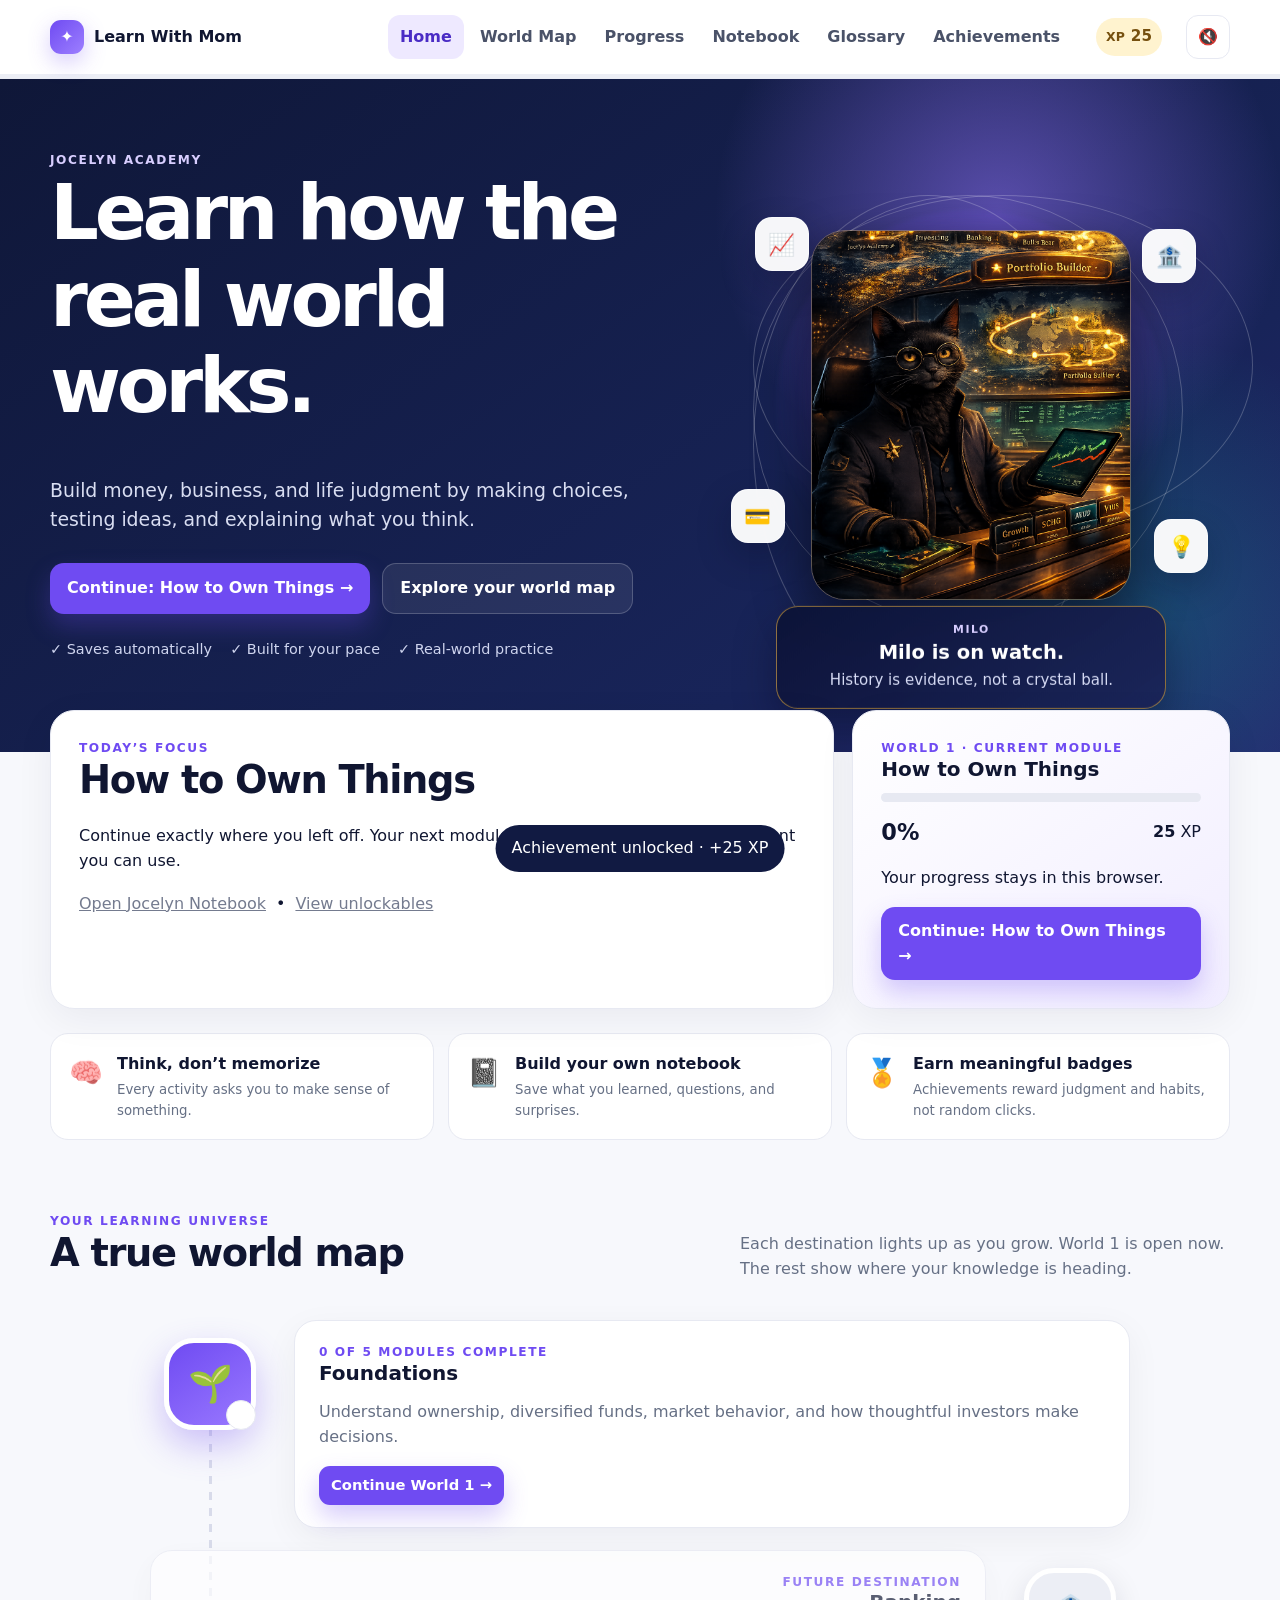
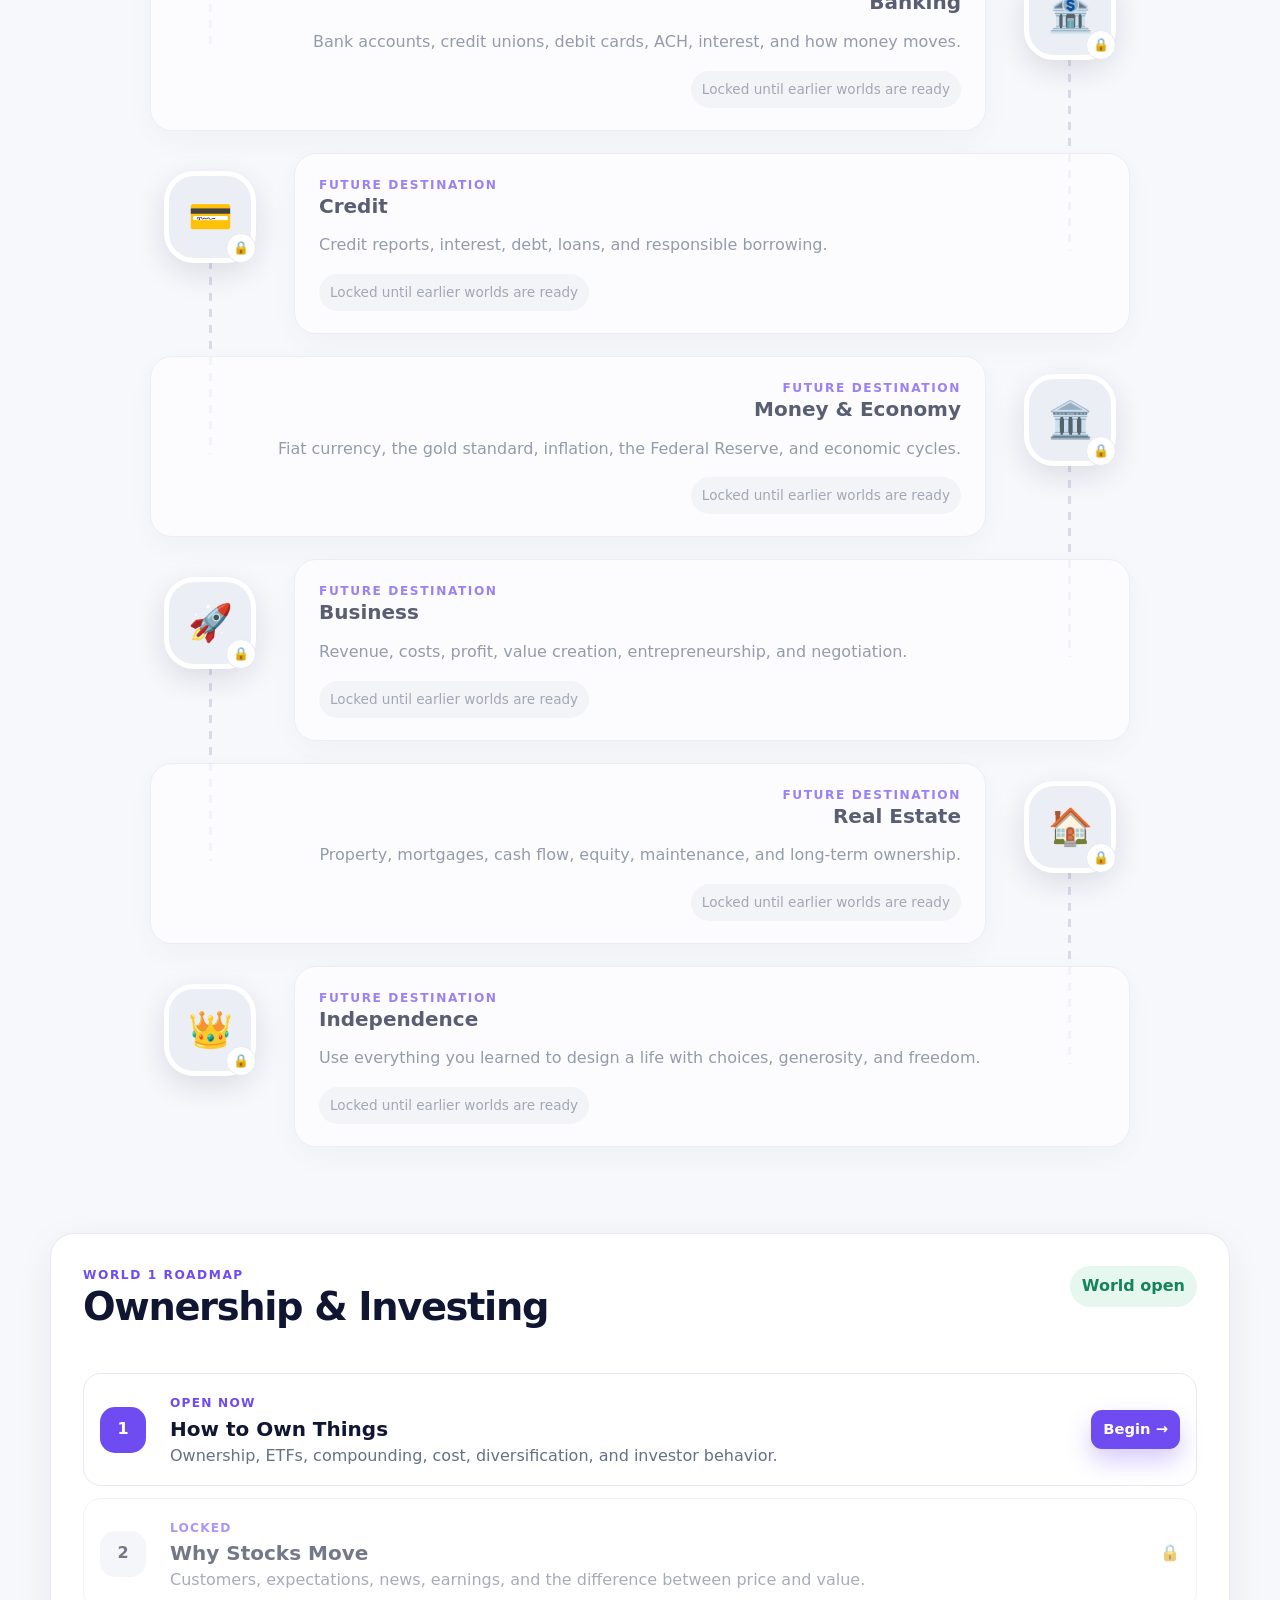
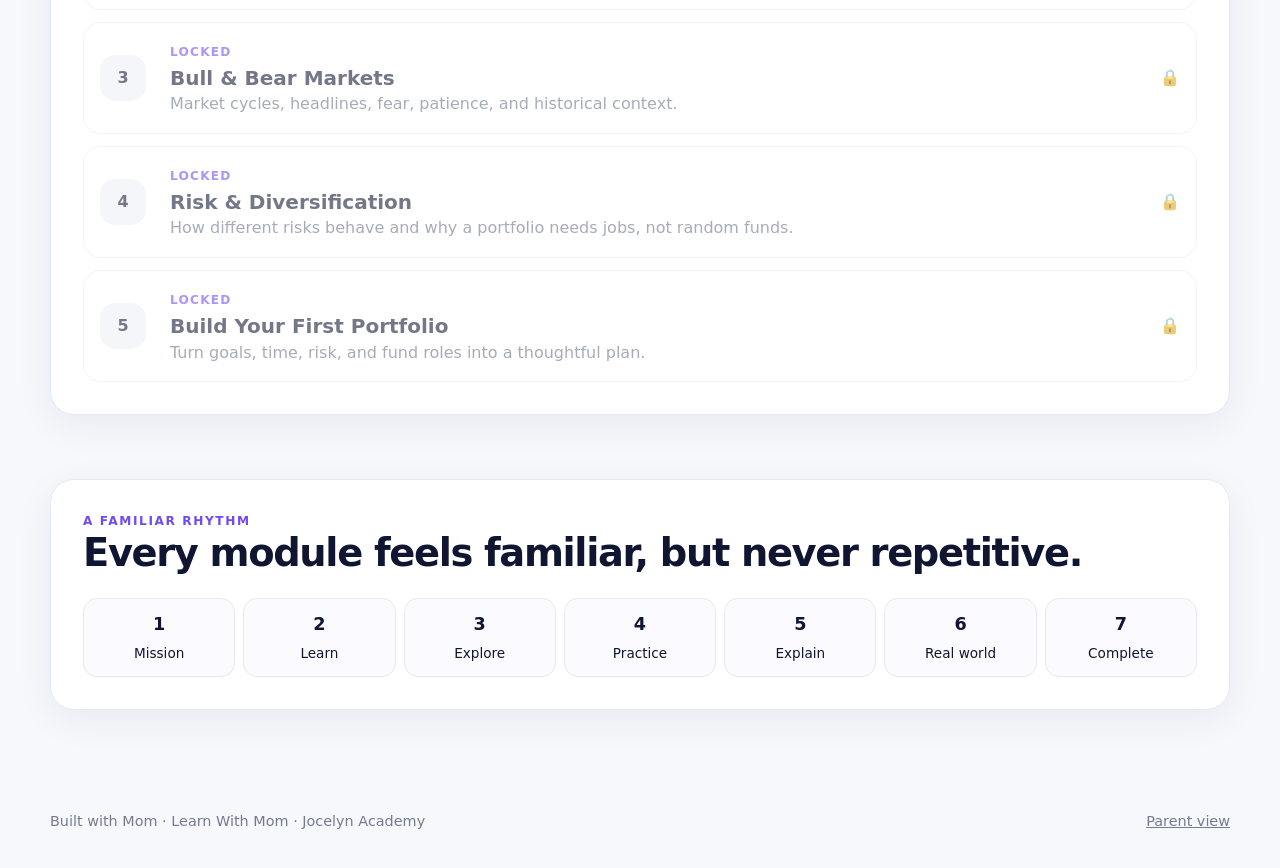
<file: index.html>
<!doctype html>
<html lang="en">
<head>
<meta charset="utf-8">
<meta name="viewport" content="width=device-width,initial-scale=1">
<meta name="theme-color" content="#111a42">
<title>Learn With Mom · Jocelyn Academy</title>
<link rel="stylesheet" href="assets/css/shared.css">
<link rel="stylesheet" href="assets/css/home.css">
</head>
<body>
<a class="skip-link" href="#main">Skip to content</a>
<nav class="site-nav">
 <div class="wrap nav-inner">
  <a class="brand" href="./"><span class="brand-mark">✦</span> Learn With Mom</a>
  <button class="icon-btn mobile-menu-btn" data-mobile-menu aria-label="Open menu">☰</button>
  <div class="nav-links">
   <a class="nav-link active" href="./">Home</a>
   <a class="nav-link" href="#journey">World Map</a>
   <button class="nav-link" data-open-modal="progressModal">Progress</button>
   <button class="nav-link" data-open-modal="notebookModal">Notebook</button>
   <button class="nav-link" data-open-modal="glossaryModal">Glossary</button>
   <button class="nav-link" data-open-modal="badgesModal">Achievements</button>
  </div>
  <div class="xp-chip"><span>XP</span><strong data-xp>0</strong></div>
  <button class="icon-btn" data-sound aria-label="Toggle sound">🔇</button>
 </div>
 <div class="progress-strip"><i data-global-progress></i></div>
</nav>

<header class="hero">
 <div class="wrap hero-grid">
  <div class="hero-copy">
   <div class="kicker" style="color:#d8ceff">Jocelyn Academy</div>
   <h1>Learn how the real world works.</h1>
   <p>Build money, business, and life judgment by making choices, testing ideas, and explaining what you think.</p>
   <div class="hero-actions">
    <a class="btn primary" href="worlds/world-1/module-3/" data-continue-link>Continue: Bull & Bear Markets →</a>
    <a class="btn ghost" href="#journey">Explore your world map</a>
   </div>
   <div class="hero-proof">
    <span>✓ Saves automatically</span><span>✓ Built for your pace</span><span>✓ Real-world practice</span>
   </div>
  </div>
  <div class="portal" aria-label="Milo, Jocelyn Academy’s market guide">
    <div class="orbit orbit-one"></div>
    <div class="orbit orbit-two"></div>
    <div class="orbit orbit-three"></div>

    <div class="orbit-icon icon-chart" aria-hidden="true">📈</div>
    <div class="orbit-icon icon-bank" aria-hidden="true">🏦</div>
    <div class="orbit-icon icon-card" aria-hidden="true">💳</div>
    <div class="orbit-icon icon-idea" aria-hidden="true">💡</div>

    <div class="milo-stage">
      <div class="milo-glow"></div>
      <img class="hero-mascot" src="assets/images/milo-black-cat.png" alt="Milo, Jocelyn Academy’s black cat market guide">
    </div>

    <div class="milo-message">
      <span class="milo-name">Milo</span>
      <strong>Milo is on watch.</strong>
      <p>History is evidence, not a crystal ball.</p>
    </div>
   </div>
  </div>
 </header>

<main id="main">
 <div class="wrap">
  <section class="dashboard-row">
   <article class="card welcome-card">
    <div class="kicker">Today’s focus</div>
    <h2 data-current-module-title>Bull & Bear Markets</h2>
    <p>Continue exactly where you left off. Your next module turns market history into judgment you can use.</p>
    <div class="micro-actions"><button class="text-button" data-open-modal="notebookModal">Open Jocelyn Notebook</button><span>•</span><button class="text-button" data-open-modal="badgesModal">View unlockables</button></div>
   </article>
   <article class="card continue-card">
    <div class="kicker">World 1 · Current module</div>
    <h3 data-current-module-title>Bull & Bear Markets</h3>
    <div class="mini-progress"><i data-global-progress></i></div>
    <div class="continue-metrics"><strong data-progress-text>0%</strong><span><b data-xp>0</b> XP</span></div>
    <p>Your progress stays in this browser.</p>
    <a class="btn primary" href="worlds/world-1/module-3/" data-continue-link>Continue →</a>
   </article>
  </section>

  <section class="return-reasons">
   <article class="return-card"><span>🧠</span><div><b>Think, don’t memorize</b><small>Every activity asks you to make sense of something.</small></div></article>
   <article class="return-card"><span>📓</span><div><b>Build your own notebook</b><small>Save what you learned, questions, and surprises.</small></div></article>
   <article class="return-card"><span>🏅</span><div><b>Earn meaningful badges</b><small>Achievements reward judgment and habits, not random clicks.</small></div></article>
  </section>

  <div class="path-head" id="journey">
   <div><div class="kicker">Your learning universe</div><h2>A true world map</h2></div>
   <p>Each destination lights up as you grow. World 1 is open now. The rest show where your knowledge is heading.</p>
  </div>

  <section class="world-map" id="worldMap" aria-label="Academy world map"></section>

  <section class="card world-one-roadmap">
   <div class="roadmap-head"><div><div class="kicker">World 1 roadmap</div><h2>Ownership & Investing</h2></div><span class="status-open">World open</span></div>
   <div class="module-roadmap" id="moduleRoadmap"></div>
  </section>

  <section class="card academy-standard">
   <div class="kicker">A familiar rhythm</div>
   <h2>Every module feels familiar, but never repetitive.</h2>
   <div class="rhythm">
    <div><strong>1</strong title="Know what you're about to learn">Mission</div><div><strong>2</strong title="Understand the idea">Learn</div><div><strong>3</strong title="See it happen">Explore</div><div><strong>4</strong title="Try it yourself">Practice</div><div><strong>5</strong title="Teach it back">Explain</div><div><strong>6</strong>Real world</div><div><strong>7</strong title="Earn your progress">Complete</div>
   </div>
  </section>
 </div>
</main>

<footer><div class="wrap footer-row"><span>Built with Mom · Learn With Mom · Jocelyn Academy</span><button class="text-button" data-open-modal="parentModal">Parent view</button></div></footer>

<div class="modal-backdrop" id="progressModal"><section class="modal"><div class="modal-head"><h2>Your progress</h2><button data-close-modal="progressModal">×</button></div><div class="progress-summary"><div><span>Module progress</span><strong data-progress-text>0%</strong></div><div><span>Experience points</span><strong><span data-xp>0</span> XP</strong></div></div><div class="progress-strip modal-progress"><i data-global-progress></i></div><p>Complete learning stages, write notebook entries, and demonstrate judgment to earn XP and achievements.</p><p><button class="btn ghost small" data-reset>Reset progress on this browser</button></p></section></div>
<div class="modal-backdrop" id="notebookModal"><section class="modal notebook-modal"><div class="modal-head"><h2>Jocelyn Notebook</h2><button data-close-modal="notebookModal">×</button></div><p>Keep your own record of ideas. These entries save in this browser.</p><div class="notebook-compose"><select data-notebook-type><option>What I learned</option><option>Question I still have</option><option>This surprised me</option><option>My real-world example</option></select><textarea data-notebook-text placeholder="Write one useful thought..."></textarea><button class="btn primary" data-notebook-save>Save entry</button></div><div class="notebook-tools"><div class="search-box"><input data-notebook-search placeholder="Search your notebook"></div><select data-notebook-filter><option value="">All entry types</option><option>What I learned</option><option>Question I still have</option><option>This surprised me</option><option>My real-world example</option></select><button class="btn ghost small" data-notebook-export>Export notebook</button></div><div class="notebook-prompts"><button data-notebook-starter="The most useful idea today was…">Most useful idea</button><button data-notebook-starter="I changed my mind about… because…">Changed my mind</button><button data-notebook-starter="I still wonder…">I still wonder</button></div><div class="notebook-list" data-notebook-list></div></section></div>
<div class="modal-backdrop" id="glossaryModal"><section class="modal"><div class="modal-head"><h2>Glossary</h2><button data-close-modal="glossaryModal">×</button></div><div class="search-box"><input data-glossary-search placeholder="Search a word or idea"></div><div class="glossary-grid" data-glossary-list></div></section></div>
<div class="modal-backdrop" id="badgesModal"><section class="modal"><div class="modal-head"><h2>Meaningful achievements</h2><button data-close-modal="badgesModal">×</button></div><p>These unlock when you demonstrate useful habits and understanding.</p><div class="badge-grid" data-badge-list></div></section></div>
<div class="modal-backdrop" id="parentModal"><section class="modal"><div class="modal-head"><h2>Parent view</h2><button data-close-modal="parentModal">×</button></div><p>The coaching guide is built into Module 1. Open the module, scroll to Parent Coaching, and use the local code <strong>0222</strong>.</p><div class="callout gold"><strong>Note:</strong> This is a convenience gate, not true security. A public GitHub Pages site cannot contain genuinely private information.</div></section></div>
<div class="toast"></div>
<script src="assets/js/engine.js"></script>
<script src="assets/js/home.js"></script>
</body></html>
</file>
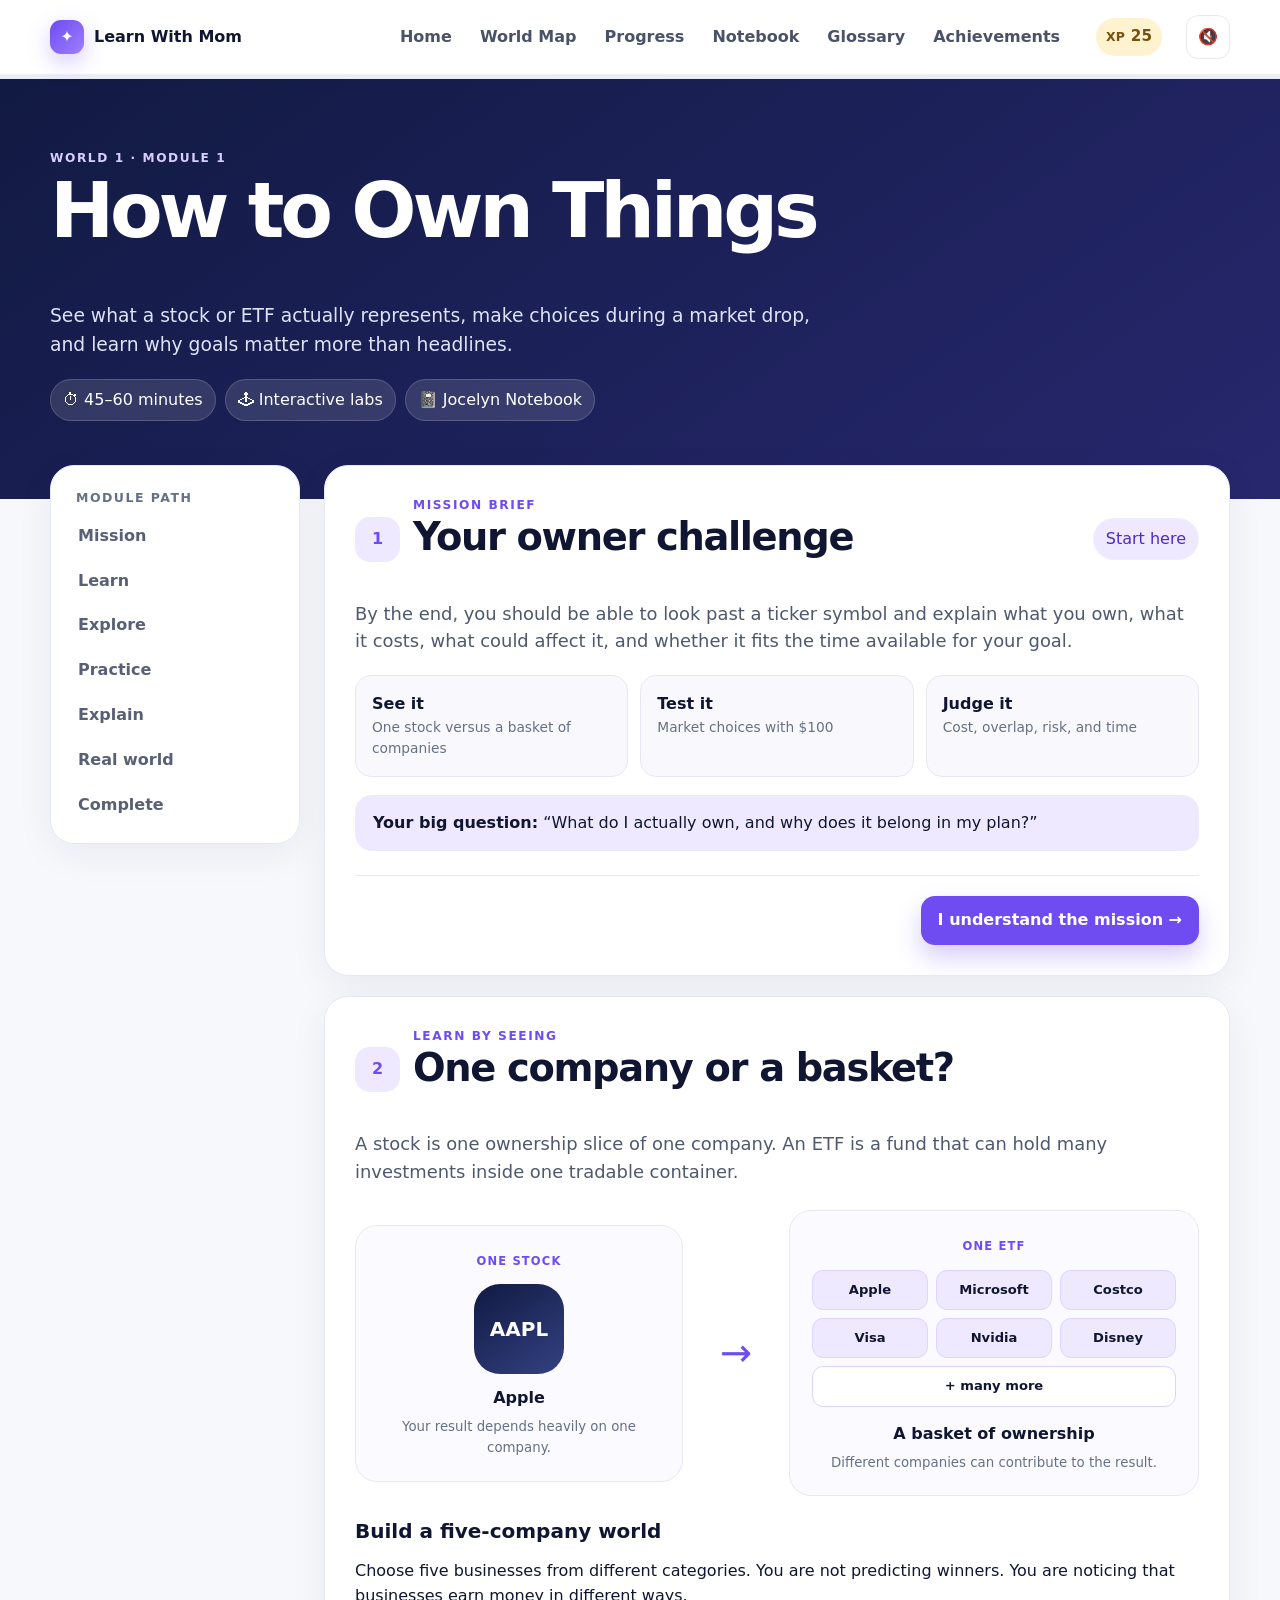
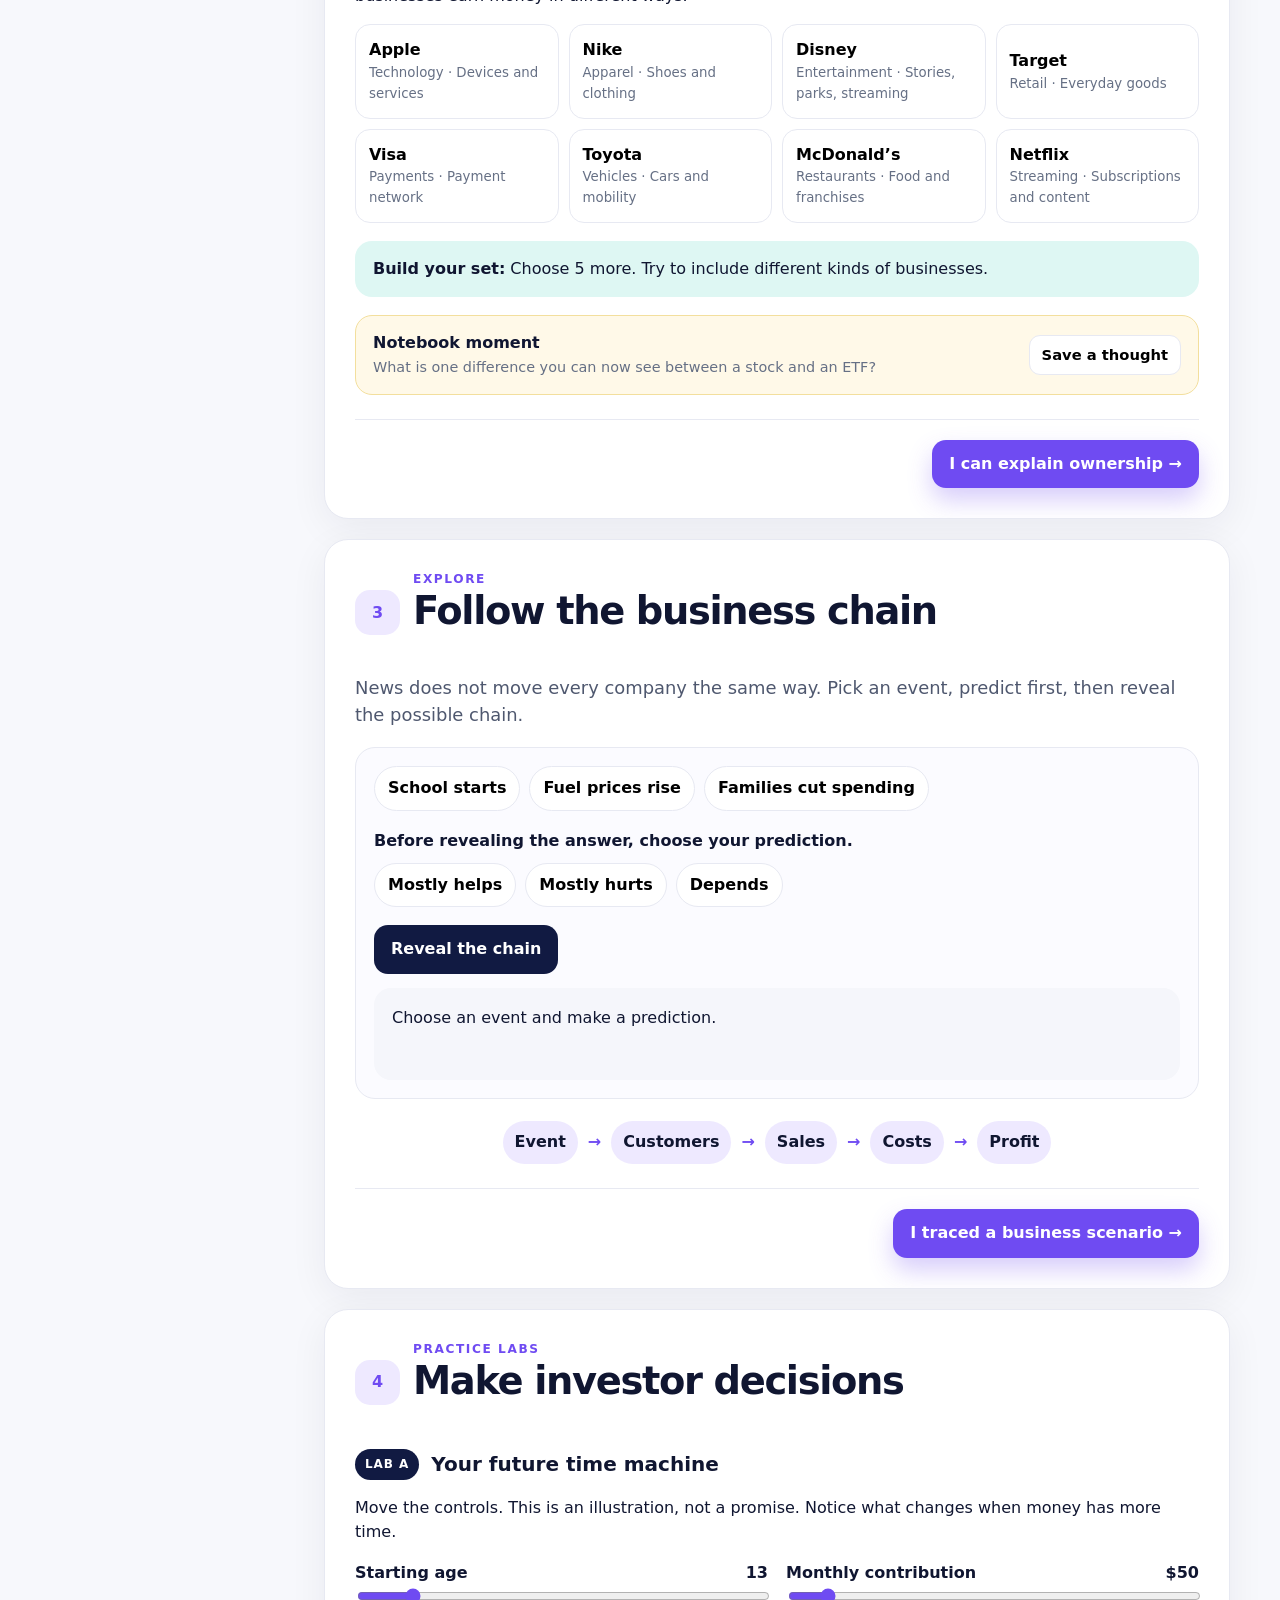
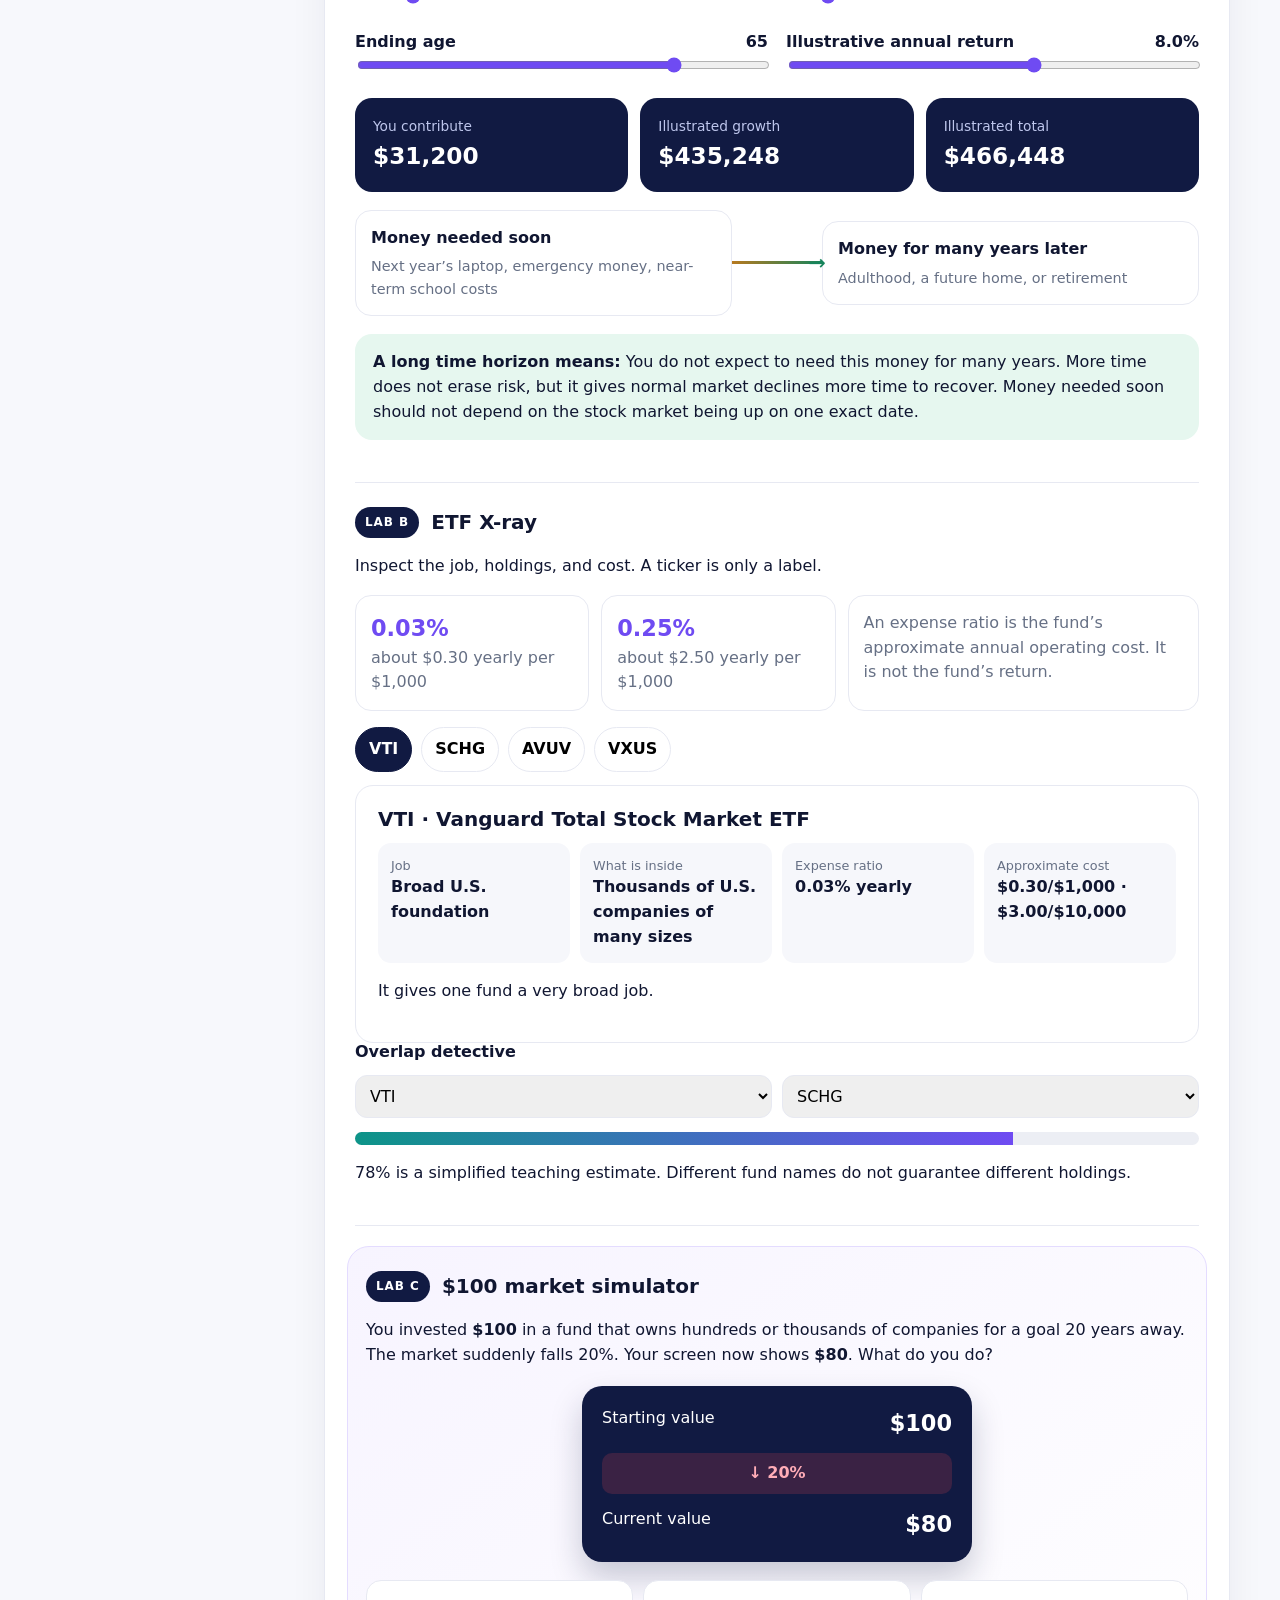
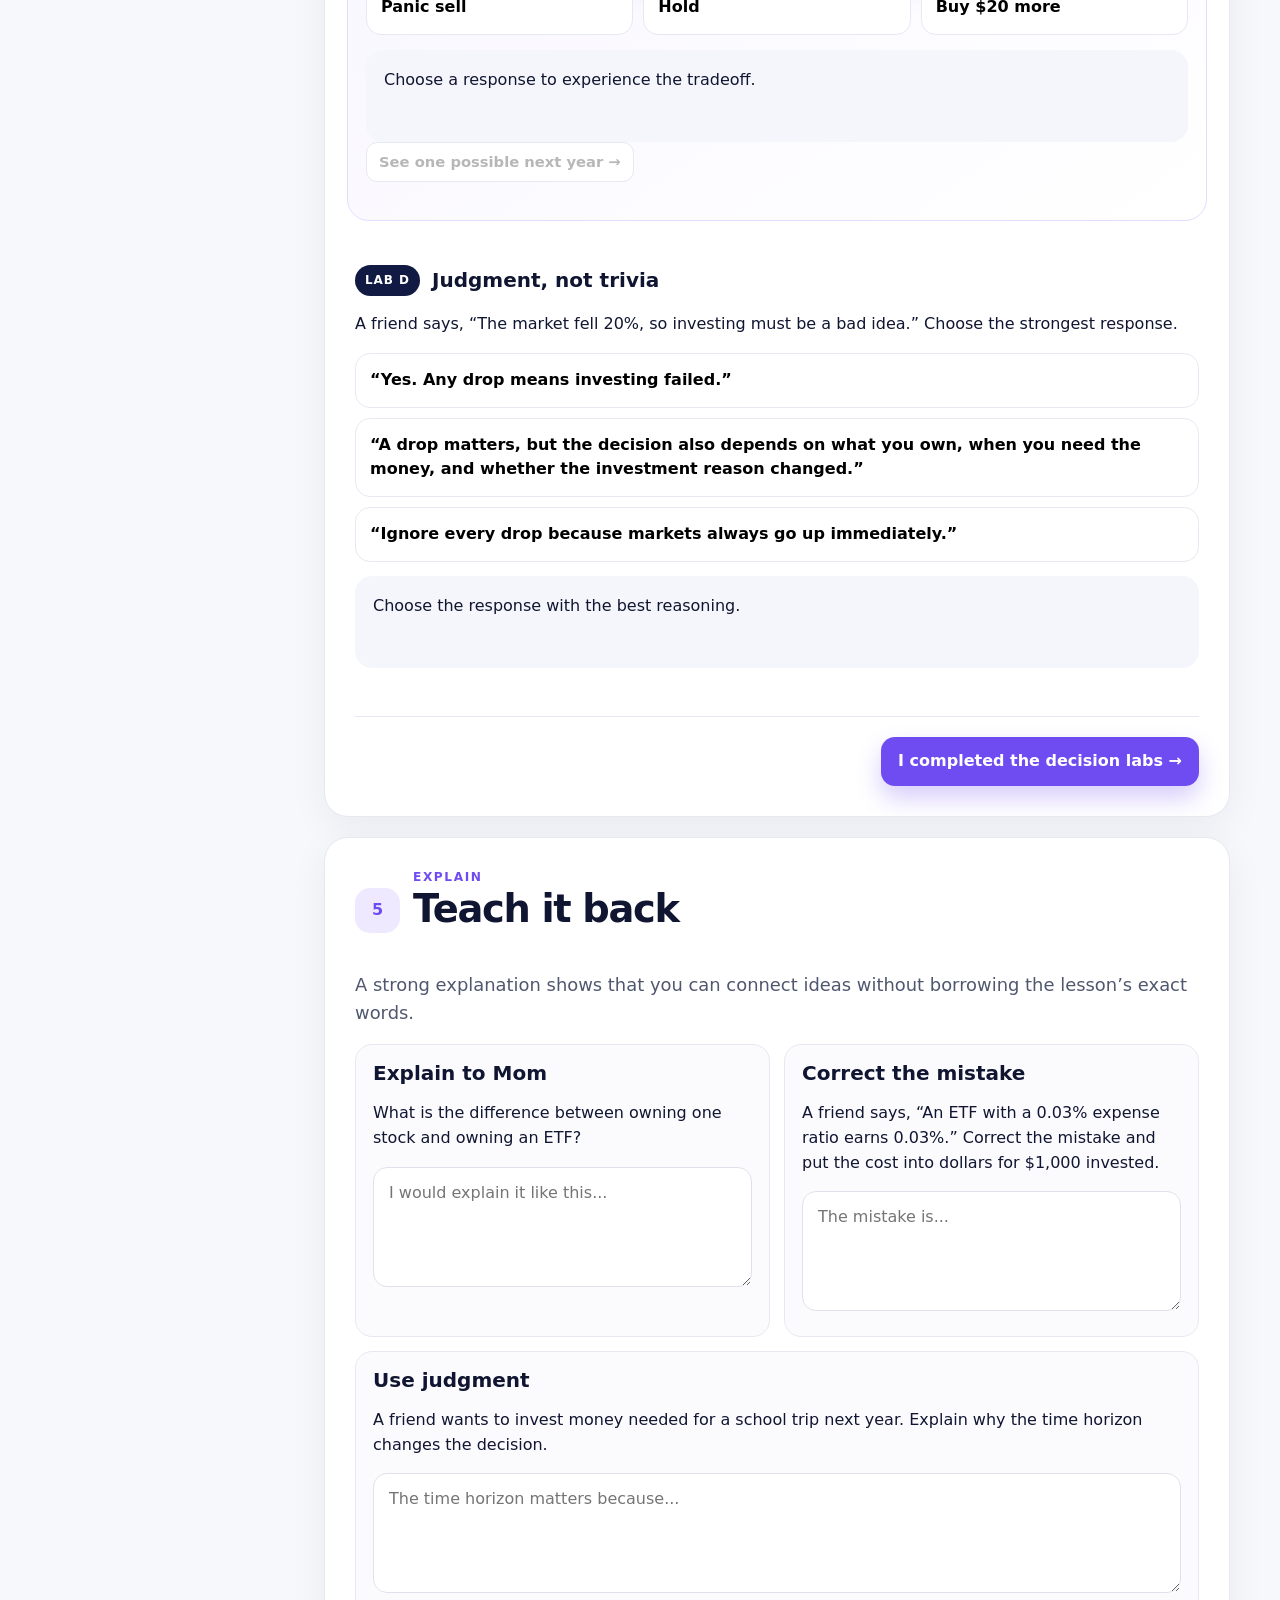
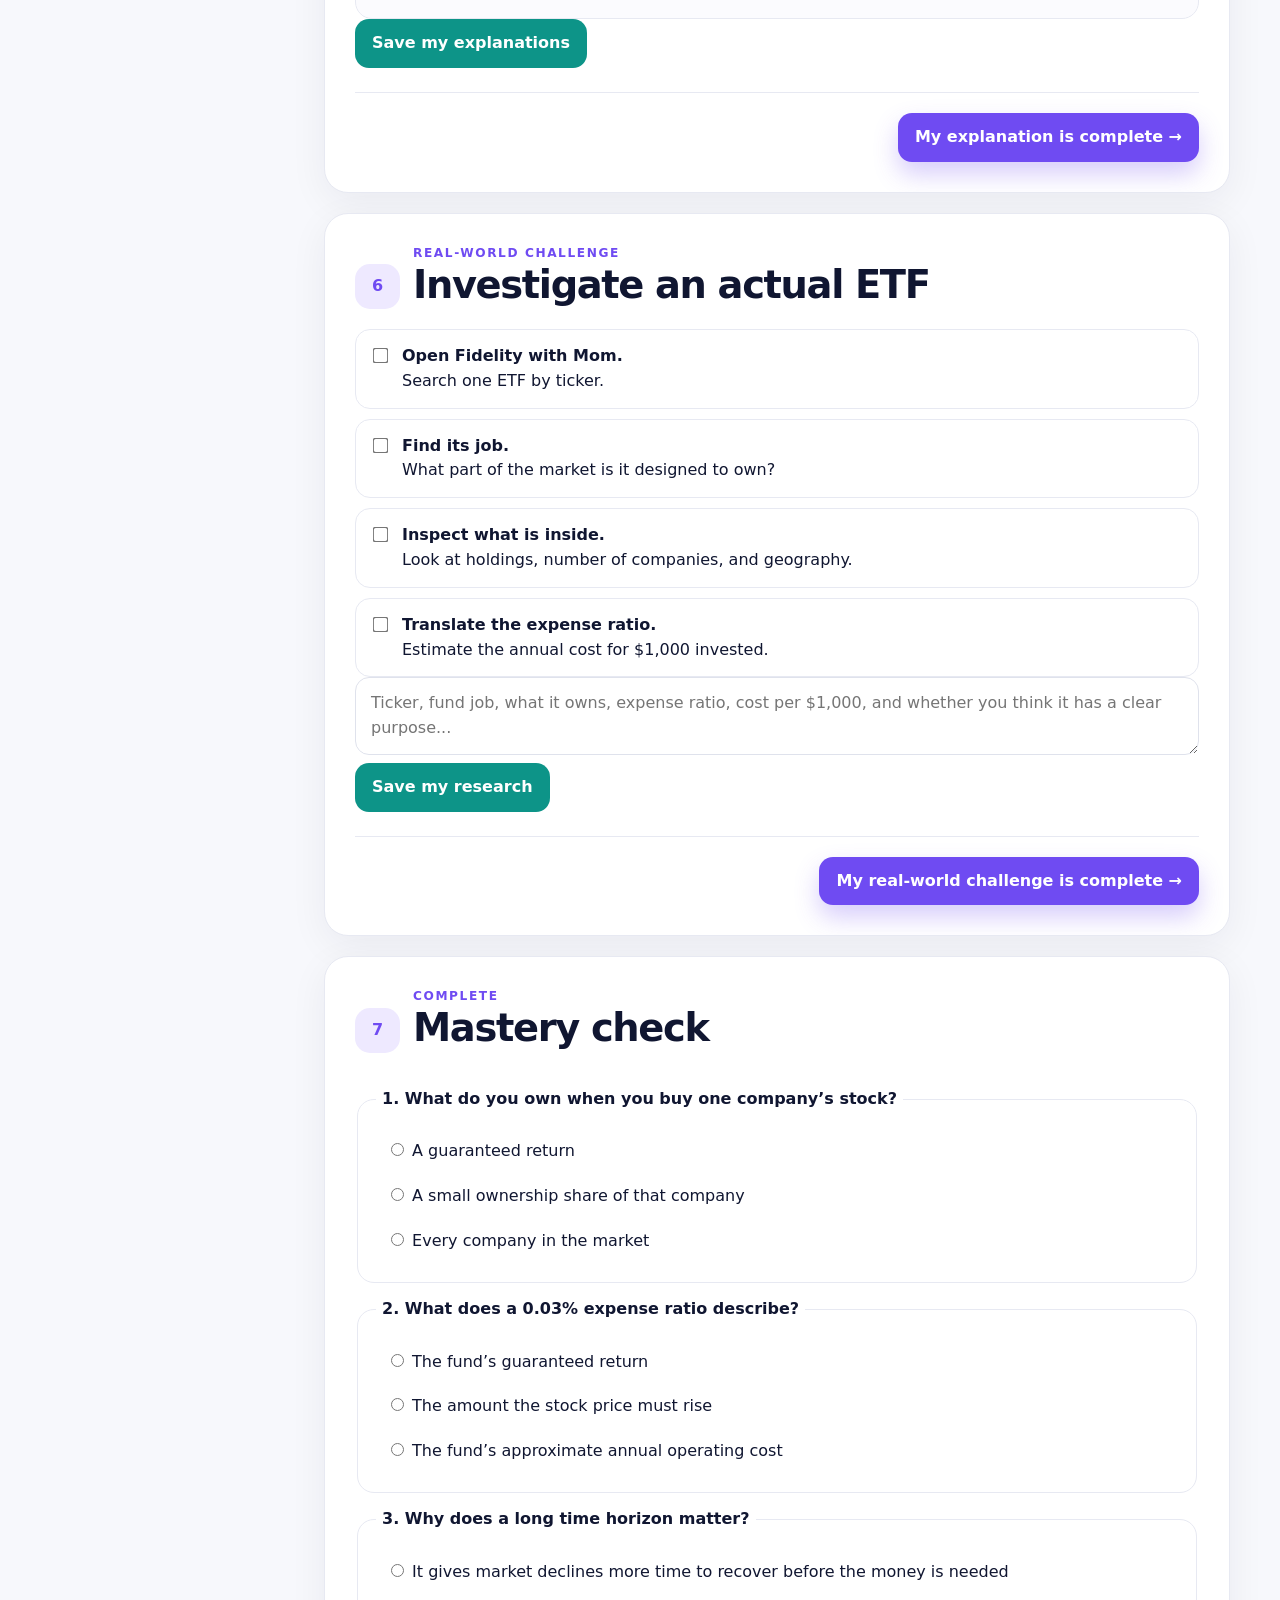
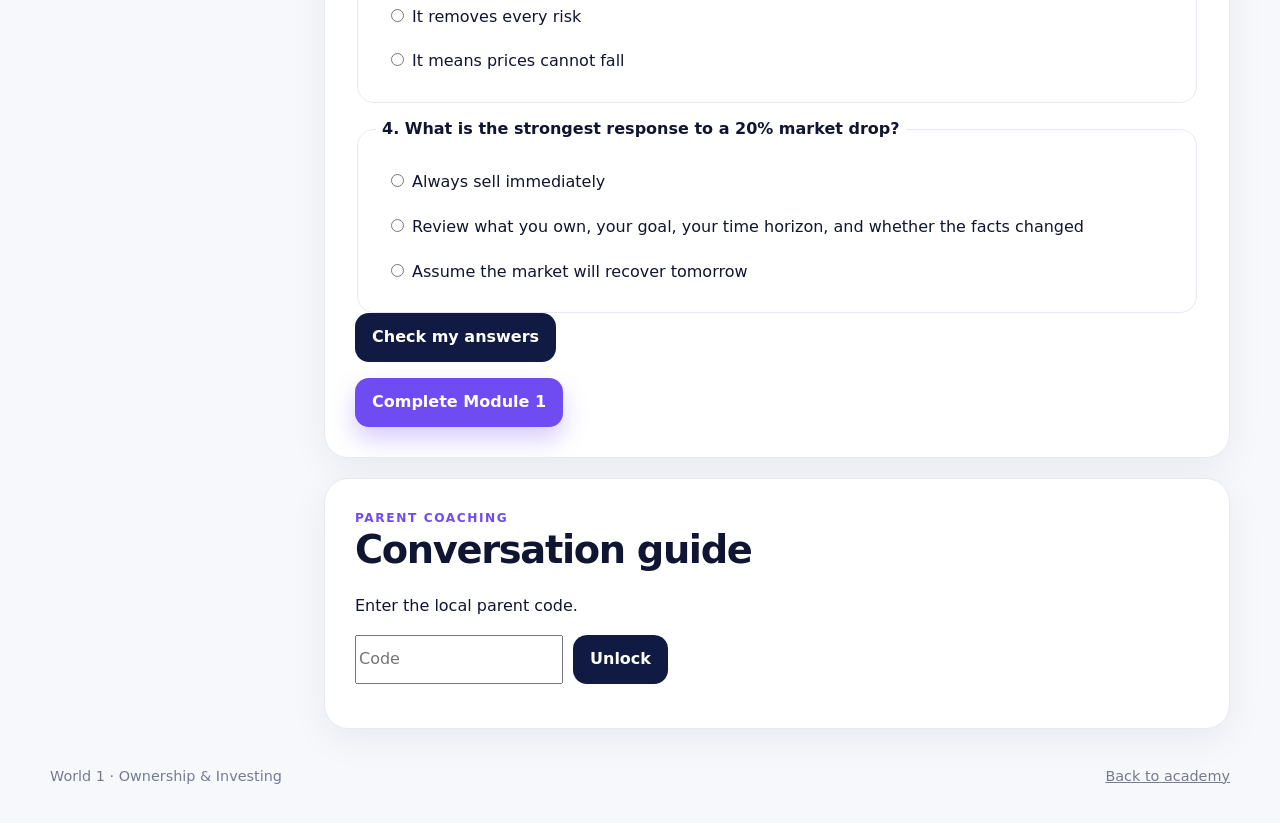
<file: worlds/world-1/module-1/index.html>
<!doctype html>
<html lang="en">
<head>
<meta charset="utf-8">
<meta name="viewport" content="width=device-width,initial-scale=1">
<meta name="theme-color" content="#111a42">
<title>How to Own Things · Jocelyn Academy</title>
<link rel="stylesheet" href="../../../assets/css/shared.css">
<link rel="stylesheet" href="../../../assets/css/module.css">
</head>
<body data-module="world-1-module-1">
<a class="skip-link" href="#module">Skip to module</a>
<nav class="site-nav">
 <div class="wrap nav-inner">
  <a class="brand" href="../../../"><span class="brand-mark">✦</span> Learn With Mom</a>
  <button class="icon-btn mobile-menu-btn" data-mobile-menu aria-label="Open menu">☰</button>
  <div class="nav-links">
   <a class="nav-link" href="../../../">Home</a>
   <a class="nav-link" href="../../../#journey">World Map</a>
   <button class="nav-link" data-open-modal="progressModal">Progress</button>
   <button class="nav-link" data-open-modal="notebookModal">Notebook</button>
   <button class="nav-link" data-open-modal="glossaryModal">Glossary</button>
   <button class="nav-link" data-open-modal="badgesModal">Achievements</button>
  </div>
  <div class="xp-chip"><span>XP</span><strong data-xp>0</strong></div>
  <button class="icon-btn" data-sound aria-label="Toggle sound">🔇</button>
 </div>
 <div class="progress-strip"><i data-global-progress></i></div>
</nav>

<header class="module-hero">
 <div class="wrap">
  <div class="kicker" style="color:#d8ceff">World 1 · Module 1</div>
  <h1>How to Own Things</h1>
  <p>See what a stock or ETF actually represents, make choices during a market drop, and learn why goals matter more than headlines.</p>
  <div class="mission-meta"><span class="pill">⏱ 45–60 minutes</span><span class="pill">🕹 Interactive labs</span><span class="pill">📓 Jocelyn Notebook</span></div>
 </div>
</header>

<main class="wrap module-shell" id="module">
 <aside class="card module-side">
  <div class="side-title">Module path</div>
  <a href="#brief" data-stage-link="brief" title="Know what you're about to learn">Mission</a><a href="#learn" data-stage-link="learn" title="Understand the idea">Learn</a><a href="#explore" data-stage-link="explore" title="See it happen">Explore</a><a href="#practice" data-stage-link="practice" title="Try it yourself">Practice</a><a href="#explain" data-stage-link="explain" title="Teach it back">Explain</a><a href="#realworld" data-stage-link="realworld">Real world</a><a href="#finish" data-stage-link="finish" title="Earn your progress">Complete</a>
 </aside>

 <section class="module-content">
  <article class="card module-card" id="brief">
   <div class="stage-head"><div class="stage-label"><div class="stage-number">1</div><div><div class="kicker">Mission brief</div><h2>Your owner challenge</h2></div></div><span class="pill stage-pill">Start here</span></div>
   <p class="lede">By the end, you should be able to look past a ticker symbol and explain what you own, what it costs, what could affect it, and whether it fits the time available for your goal.</p>
   <div class="objective-grid"><div class="objective"><b>See it</b><span>One stock versus a basket of companies</span></div><div class="objective"><b>Test it</b><span>Market choices with $100</span></div><div class="objective"><b>Judge it</b><span>Cost, overlap, risk, and time</span></div></div>
   <div class="callout purple"><strong>Your big question:</strong> “What do I actually own, and why does it belong in my plan?”</div>
   <div class="stage-complete"><button class="btn primary" data-complete-stage="brief">I understand the mission →</button></div>
  </article>

  <article class="card module-card" id="learn">
   <div class="stage-head"><div class="stage-label"><div class="stage-number">2</div><div><div class="kicker">Learn by seeing</div><h2>One company or a basket?</h2></div></div></div>
   <p class="lede">A stock is one ownership slice of one company. An ETF is a fund that can hold many investments inside one tradable container.</p>
   <div class="ownership-visual">
    <div class="single-owner"><span class="visual-label">One stock</span><div class="big-company">AAPL</div><strong>Apple</strong><small>Your result depends heavily on one company.</small></div>
    <div class="visual-arrow">→</div>
    <div class="etf-basket"><span class="visual-label">One ETF</span><div class="basket-shell"><div>Apple</div><div>Microsoft</div><div>Costco</div><div>Visa</div><div>Nvidia</div><div>Disney</div><div>+ many more</div></div><strong>A basket of ownership</strong><small>Different companies can contribute to the result.</small></div>
   </div>
   <h3>Build a five-company world</h3>
   <p>Choose five businesses from different categories. You are not predicting winners. You are noticing that businesses earn money in different ways.</p>
   <div class="company-grid" id="companyGrid"></div>
   <div class="callout teal" id="companyFeedback">Choose five companies.</div>
   <div class="quick-notebook"><div><b>Notebook moment</b><span>What is one difference you can now see between a stock and an ETF?</span></div><button class="btn ghost small" data-quick-note="What I learned">Save a thought</button></div>
   <div class="stage-complete"><button class="btn primary" data-complete-stage="learn">I can explain ownership →</button></div>
  </article>

  <article class="card module-card" id="explore">
   <div class="stage-head"><div class="stage-label"><div class="stage-number">3</div><div><div class="kicker" title="See it happen">Explore</div><h2>Follow the business chain</h2></div></div></div>
   <p class="lede">News does not move every company the same way. Pick an event, predict first, then reveal the possible chain.</p>
   <div class="scenario-lab">
    <div class="scenario-controls" id="scenarioButtons"></div>
    <div class="prediction-box">
     <label>Before revealing the answer, choose your prediction.</label>
     <div class="choice-row" id="predictionButtons"><button class="chip">Mostly helps</button><button class="chip">Mostly hurts</button><button class="chip">Depends</button></div>
    </div>
    <button class="btn secondary" id="revealScenario" disabled>Reveal the chain</button>
    <div class="result-panel" id="scenarioResult">Choose an event and make a prediction.</div>
   </div>
   <div class="cause-chain"><span>Event</span><b>→</b><span>Customers</span><b>→</b><span>Sales</span><b>→</b><span>Costs</span><b>→</b><span>Profit</span></div>
   <div class="stage-complete"><button class="btn primary" data-complete-stage="explore">I traced a business scenario →</button></div>
  </article>

  <article class="card module-card" id="practice">
   <div class="stage-head"><div class="stage-label"><div class="stage-number">4</div><div><div class="kicker">Practice labs</div><h2>Make investor decisions</h2></div></div></div>

   <section class="lab-block">
    <div class="lab-title"><span>Lab A</span><h3>Your future time machine</h3></div>
    <p>Move the controls. This is an illustration, not a promise. Notice what changes when money has more time.</p>
    <div class="slider-grid"><div class="slider"><label>Starting age <span id="ageV">13</span></label><input id="age" type="range" min="10" max="35" value="13"></div><div class="slider"><label>Monthly contribution <span id="monthlyV">$50</span></label><input id="monthly" type="range" min="10" max="500" step="10" value="50"></div><div class="slider"><label>Ending age <span id="endV">65</span></label><input id="end" type="range" min="30" max="75" value="65"></div><div class="slider"><label>Illustrative annual return <span id="rateV">8.0%</span></label><input id="rate" type="range" min="2" max="12" step=".5" value="8"></div></div>
    <div class="number-row"><div class="metric"><span>You contribute</span><strong id="contrib">$0</strong></div><div class="metric"><span>Illustrated growth</span><strong id="growth">$0</strong></div><div class="metric"><span>Illustrated total</span><strong id="future">$0</strong></div></div>
    <div class="timeline-plain"><div class="timeline-now"><b>Money needed soon</b><span>Next year’s laptop, emergency money, near-term school costs</span></div><div class="timeline-line"></div><div class="timeline-later"><b>Money for many years later</b><span>Adulthood, a future home, or retirement</span></div></div>
    <div class="callout green"><strong>A long time horizon means:</strong> You do not expect to need this money for many years. More time does not erase risk, but it gives normal market declines more time to recover. Money needed soon should not depend on the stock market being up on one exact date.</div>
   </section>

   <section class="lab-block">
    <div class="lab-title"><span>Lab B</span><h3>ETF X-ray</h3></div>
    <p>Inspect the job, holdings, and cost. A ticker is only a label.</p>
    <div class="expense-visual"><div><b>0.03%</b><span>about $0.30 yearly per $1,000</span></div><div><b>0.25%</b><span>about $2.50 yearly per $1,000</span></div><p>An expense ratio is the fund’s approximate annual operating cost. It is not the fund’s return.</p></div>
    <div class="fund-tabs" id="fundTabs"></div><div class="fund-panel" id="fundPanel"></div>
    <h4>Overlap detective</h4>
    <div class="decision-row"><select id="fundA"></select><select id="fundB"></select></div><div class="overlap-bar"><i id="overlapFill"></i></div><p id="overlapText"></p>
   </section>

   <section class="lab-block market-sim">
    <div class="lab-title"><span>Lab C</span><h3>$100 market simulator</h3></div>
    <p>You invested <strong>$100</strong> in a fund that owns hundreds or thousands of companies for a goal 20 years away. The market suddenly falls 20%. Your screen now shows <strong>$80</strong>. What do you do?</p>
    <div class="market-screen"><span>Starting value</span><b>$100</b><div class="market-drop">↓ 20%</div><span>Current value</span><strong>$80</strong></div>
    <div class="sim-choices" id="marketChoices"><button data-choice="sell">Panic sell</button><button data-choice="hold">Hold</button><button data-choice="buy">Buy $20 more</button></div>
    <div class="result-panel" id="marketResult">Choose a response to experience the tradeoff.</div>
    <button class="btn ghost small" id="runNextYear" disabled>See one possible next year →</button>
    <div class="sim-future" id="simFuture"></div>
   </section>

   <section class="lab-block">
    <div class="lab-title"><span>Lab D</span><h3>Judgment, not trivia</h3></div>
    <p>A friend says, “The market fell 20%, so investing must be a bad idea.” Choose the strongest response.</p>
    <div class="judgment-options" id="judgmentOptions">
     <button data-correct="false">“Yes. Any drop means investing failed.”</button>
     <button data-correct="true">“A drop matters, but the decision also depends on what you own, when you need the money, and whether the investment reason changed.”</button>
     <button data-correct="false">“Ignore every drop because markets always go up immediately.”</button>
    </div>
    <div class="result-panel" id="judgmentResult">Choose the response with the best reasoning.</div>
   </section>

   <div class="stage-complete"><button class="btn primary" data-complete-stage="practice">I completed the decision labs →</button></div>
  </article>

  <article class="card module-card" id="explain">
   <div class="stage-head"><div class="stage-label"><div class="stage-number">5</div><div><div class="kicker" title="Teach it back">Explain</div><h2>Teach it back</h2></div></div></div>
   <p class="lede">A strong explanation shows that you can connect ideas without borrowing the lesson’s exact words.</p>
   <div class="explain-grid">
    <div class="prompt-card"><h3>Explain to Mom</h3><p>What is the difference between owning one stock and owning an ETF?</p><textarea id="teachBack" placeholder="I would explain it like this..."></textarea></div>
    <div class="prompt-card"><h3>Correct the mistake</h3><p>A friend says, “An ETF with a 0.03% expense ratio earns 0.03%.” Correct the mistake and put the cost into dollars for $1,000 invested.</p><textarea id="mistakeAnswer" placeholder="The mistake is..."></textarea></div>
    <div class="prompt-card full"><h3>Use judgment</h3><p>A friend wants to invest money needed for a school trip next year. Explain why the time horizon changes the decision.</p><textarea id="judgmentAnswer" placeholder="The time horizon matters because..."></textarea></div>
   </div>
   <button class="btn teal" id="saveExplain">Save my explanations</button>
   <div class="stage-complete"><button class="btn primary" data-complete-stage="explain">My explanation is complete →</button></div>
  </article>

  <article class="card module-card" id="realworld">
   <div class="stage-head"><div class="stage-label"><div class="stage-number">6</div><div><div class="kicker">Real-world challenge</div><h2>Investigate an actual ETF</h2></div></div></div>
   <div class="real-world-list">
    <label class="check-card"><input type="checkbox"><span><b>Open Fidelity with Mom.</b><br>Search one ETF by ticker.</span></label>
    <label class="check-card"><input type="checkbox"><span><b>Find its job.</b><br>What part of the market is it designed to own?</span></label>
    <label class="check-card"><input type="checkbox"><span><b>Inspect what is inside.</b><br>Look at holdings, number of companies, and geography.</span></label>
    <label class="check-card"><input type="checkbox"><span><b>Translate the expense ratio.</b><br>Estimate the annual cost for $1,000 invested.</span></label>
   </div>
   <textarea id="fundResearch" placeholder="Ticker, fund job, what it owns, expense ratio, cost per $1,000, and whether you think it has a clear purpose..."></textarea>
   <button class="btn teal" id="saveResearch">Save my research</button>
   <div class="stage-complete"><button class="btn primary" data-complete-stage="realworld">My real-world challenge is complete →</button></div>
  </article>

  <article class="card module-card" id="finish">
   <div class="stage-head"><div class="stage-label"><div class="stage-number">7</div><div><div class="kicker" title="Earn your progress">Complete</div><h2>Mastery check</h2></div></div></div>
   <div id="quizHost"></div>
   <button class="btn secondary" id="checkQuiz">Check my answers</button>
   <p class="quiz-feedback" id="quizFeedback"></p>
   <button class="btn primary" id="completeModule" disabled>Complete Module 1</button>
   <div class="complete-banner" id="completeBanner">
    <div class="completion-icon">🏆</div><div><h3>You can now explain ETFs better than many adults.</h3><p>You earned the <strong>Ownership Thinker</strong> badge and 100 completion XP. World 1, Module 2 is now your next destination.</p><div class="completion-actions"><button class="btn secondary" onclick="LWM.certificate({title:'Certificate of Ownership Thinking',description:'completed World 1, Module 1 and demonstrated understanding of ownership, diversified funds, fund costs, compounding, and thoughtful investor behavior.'})">Print certificate</button><button class="btn ghost" data-open-modal="notebookModal">Open your notebook</button></div></div>
   </div>
  </article>

  <article class="card module-card parent-card">
   <div class="kicker">Parent coaching</div><h2>Conversation guide</h2>
   <div id="parentGate"><p>Enter the local parent code.</p><div class="decision-row"><input id="parentPin" type="password" inputmode="numeric" placeholder="Code"><button class="btn secondary" id="parentUnlock">Unlock</button></div></div>
   <div id="parentContent" hidden>
    <div class="parent-panel">
     <details open><summary>Signs she understands</summary><p>She can distinguish ownership from a ticker, explain an ETF as a container, translate an expense ratio into dollars, and explain why a one-year goal and a 20-year goal should not use the same investment logic.</p></details>
     <details><summary>Useful follow-up questions</summary><p>“What evidence would make you change your mind?” “What job does this fund perform?” “Is this a price change or a change in the business?”</p></details>
     <details><summary>Common misconceptions</summary><p>A low expense ratio is not a return. Diversification does not mean no losses. A long time horizon does not guarantee profit. Buying more during a drop only makes sense when the goal, risk capacity, and investment reason still fit.</p></details>
     <details><summary>Do not over-correct</summary><p>Let her reason aloud. Ask for the chain behind an answer instead of immediately giving the conclusion.</p></details>
    </div>
   </div>
  </article>
 </section>
</main>

<footer><div class="wrap footer-row"><span>World 1 · Ownership & Investing</span><a href="../../../">Back to academy</a></div></footer>

<div class="modal-backdrop" id="progressModal"><section class="modal"><div class="modal-head"><h2>Your progress</h2><button data-close-modal="progressModal">×</button></div><div class="progress-summary"><div><span>Module progress</span><strong data-progress-text>0%</strong></div><div><span>Experience points</span><strong><span data-xp>0</span> XP</strong></div></div><div class="progress-strip modal-progress"><i data-global-progress></i></div><p><button class="btn ghost small" data-reset>Reset progress on this browser</button></p></section></div>
<div class="modal-backdrop" id="notebookModal"><section class="modal notebook-modal"><div class="modal-head"><h2>Jocelyn Notebook</h2><button data-close-modal="notebookModal">×</button></div><p>Save what you learned, questions you still have, or something that surprised you.</p><div class="notebook-compose"><select data-notebook-type><option>What I learned</option><option>Question I still have</option><option>This surprised me</option><option>My real-world example</option></select><textarea data-notebook-text placeholder="Write one useful thought..."></textarea><button class="btn primary" data-notebook-save>Save entry</button></div><div class="search-box"><input data-notebook-search placeholder="Search your notebook"></div><div class="notebook-list" data-notebook-list></div></section></div>
<div class="modal-backdrop" id="glossaryModal"><section class="modal"><div class="modal-head"><h2>Glossary</h2><button data-close-modal="glossaryModal">×</button></div><div class="search-box"><input data-glossary-search placeholder="Search a word or idea"></div><div class="glossary-grid" data-glossary-list></div></section></div>
<div class="modal-backdrop" id="badgesModal"><section class="modal"><div class="modal-head"><h2>Achievements</h2><button data-close-modal="badgesModal">×</button></div><div class="badge-grid" data-badge-list></div></section></div>
<div class="toast"></div>
<script src="../../../assets/js/engine.js"></script>
<script src="../../../assets/js/module-1.js"></script>
</body></html>
</file>
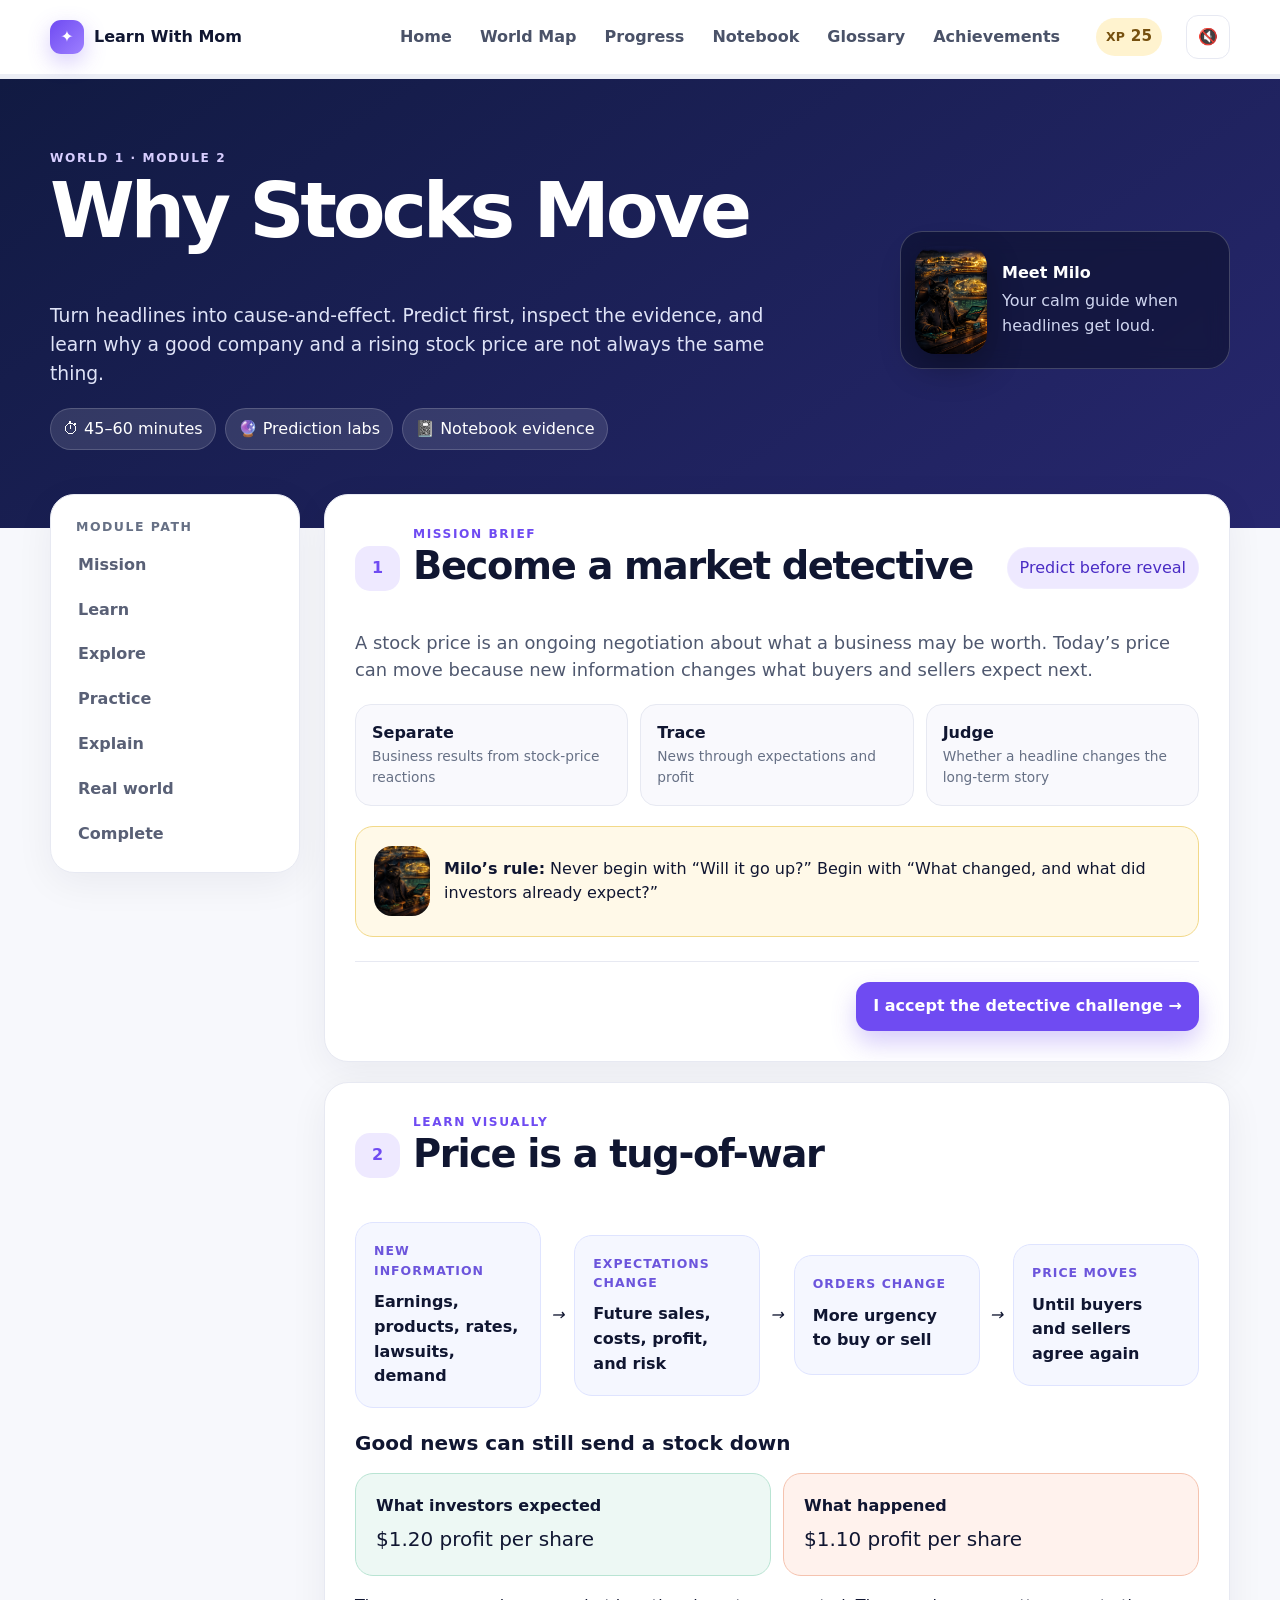
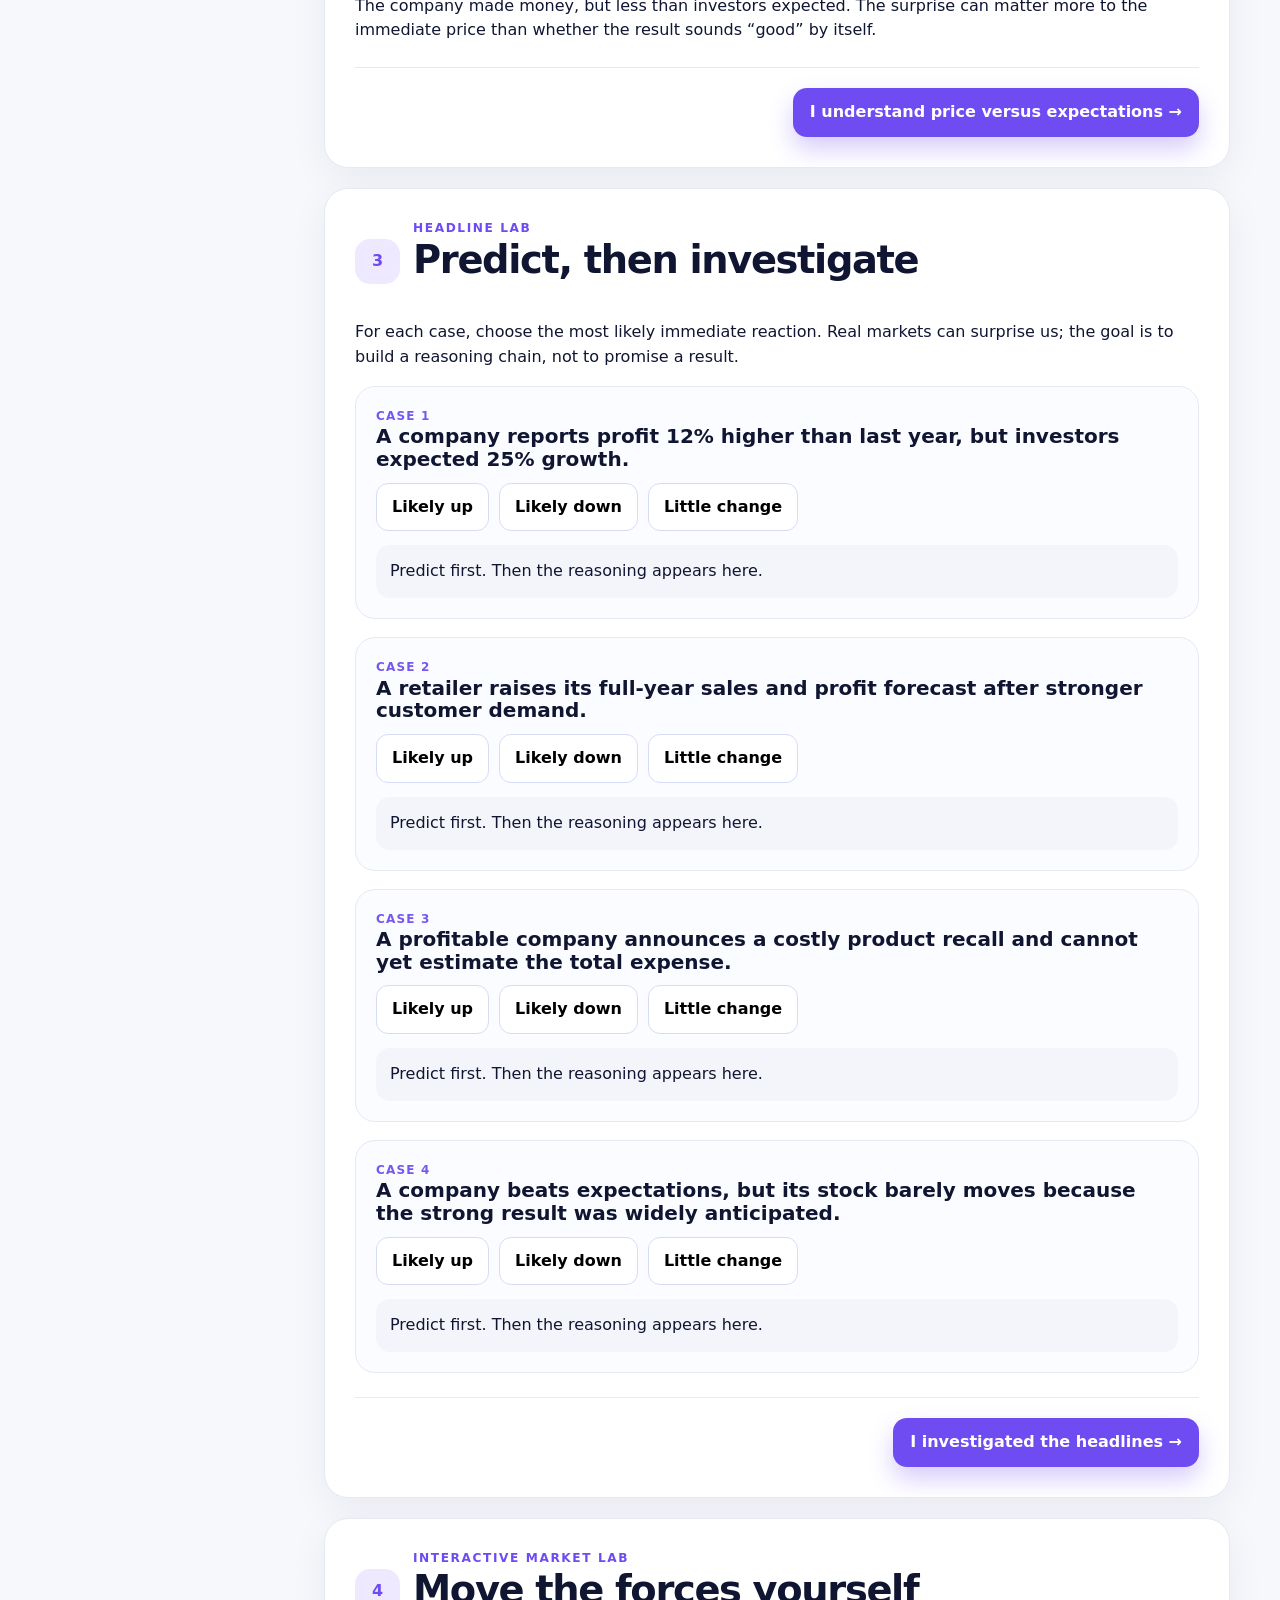
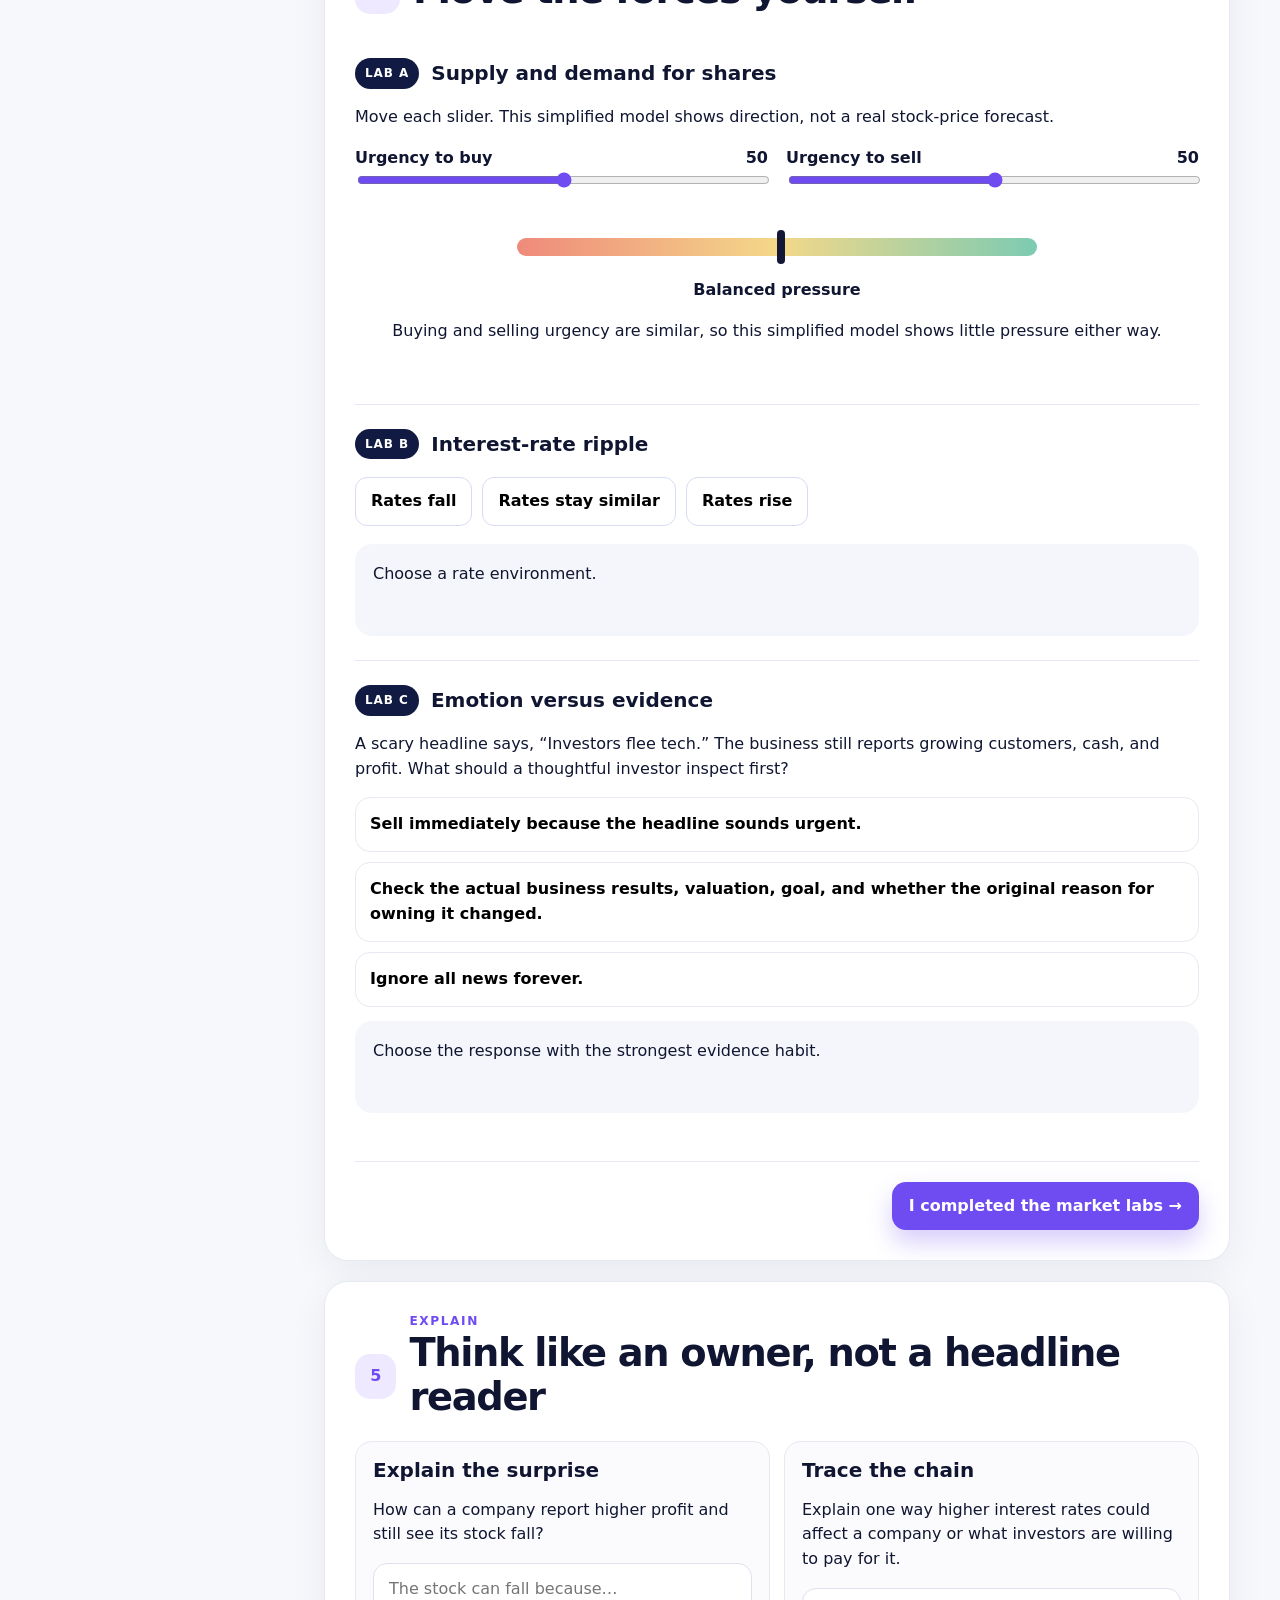
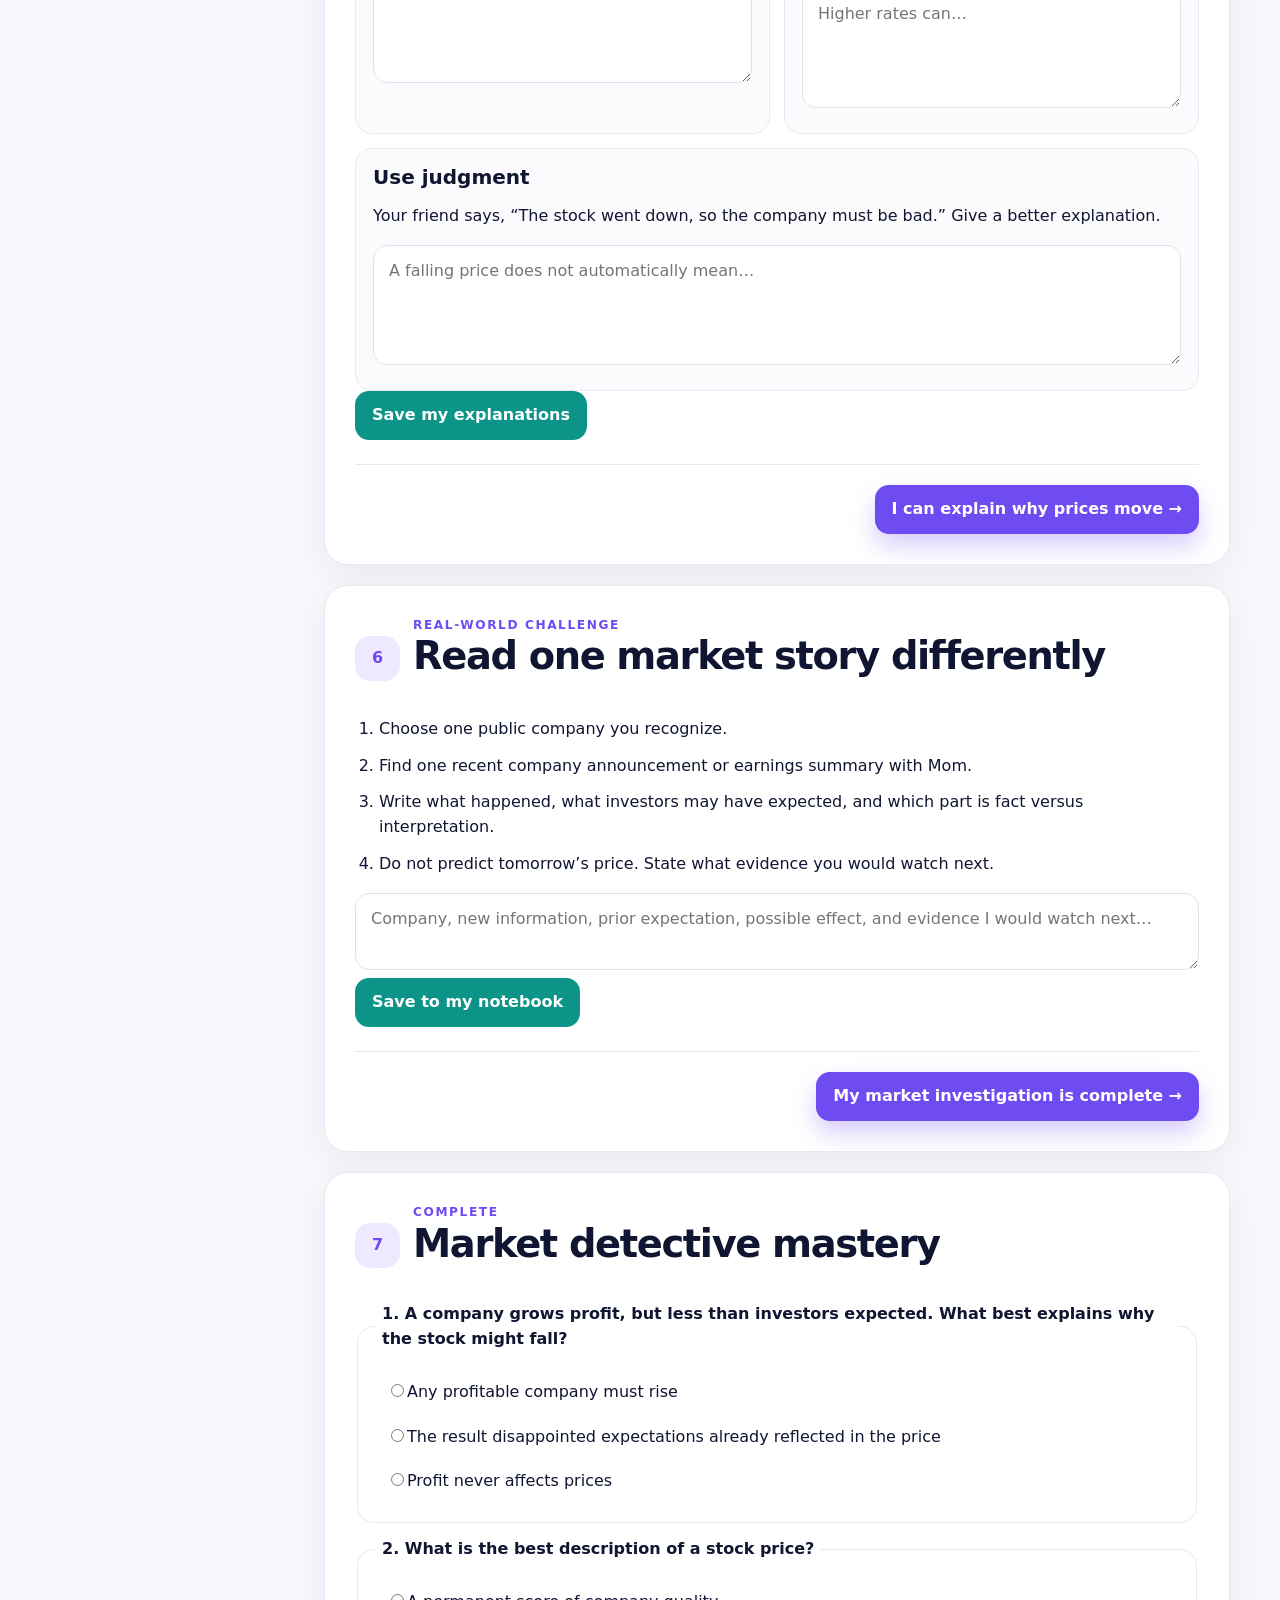
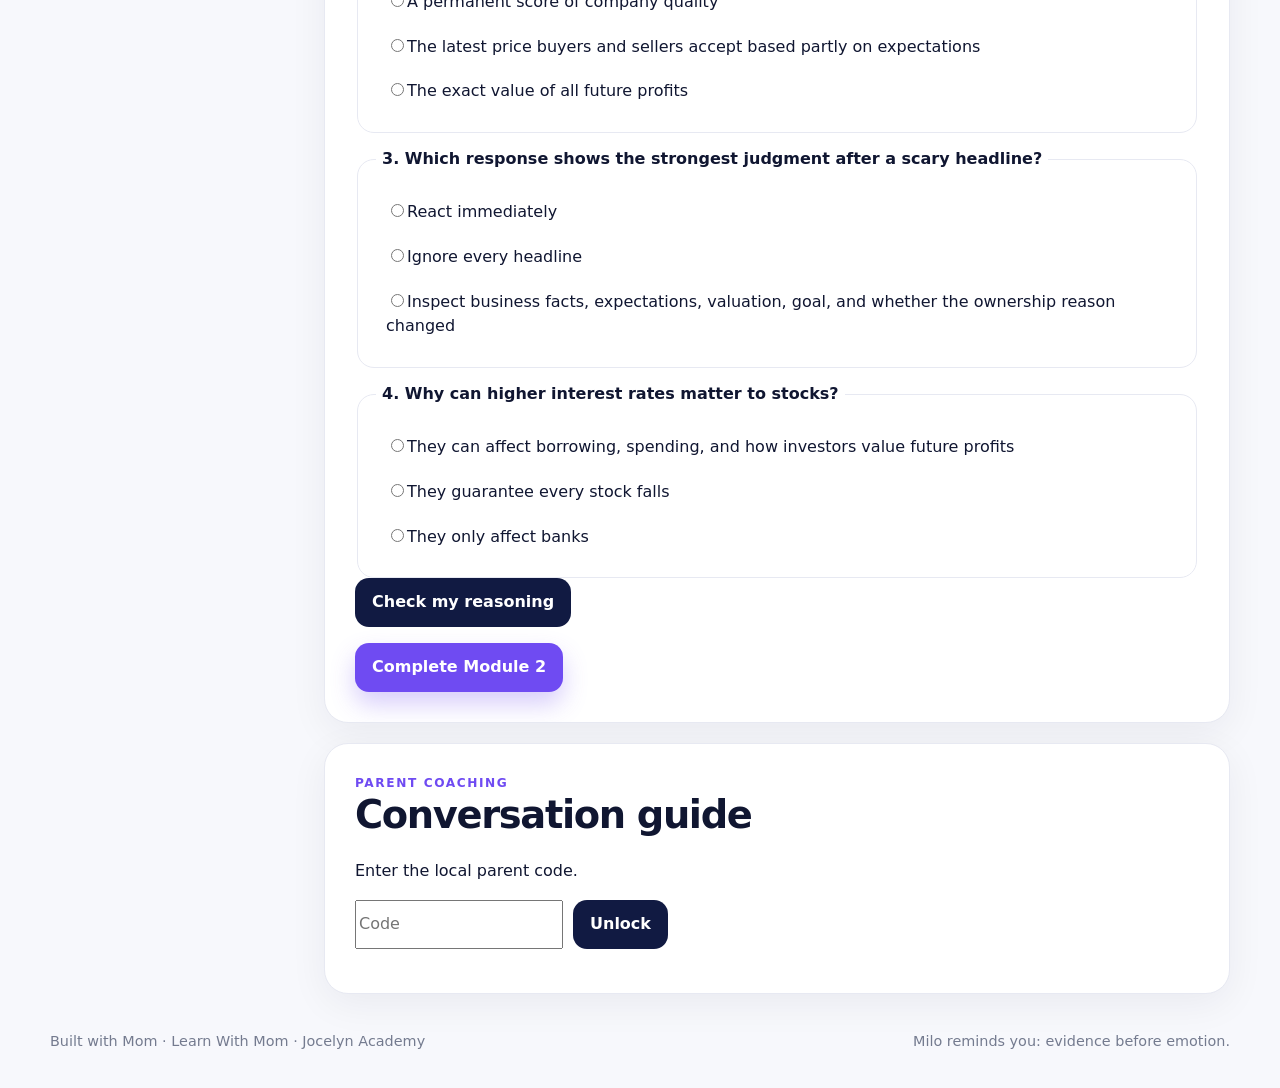
<file: worlds/world-1/module-2/index.html>
<!doctype html><html lang="en"><head><meta charset="utf-8"><meta name="viewport" content="width=device-width,initial-scale=1"><meta name="theme-color" content="#111a42"><title>Why Stocks Move · Jocelyn Academy</title><link rel="stylesheet" href="../../../assets/css/shared.css"><link rel="stylesheet" href="../../../assets/css/module.css"></head>
<body data-module="world-1-module-2"><a class="skip-link" href="#module">Skip to module</a>
<nav class="site-nav"><div class="wrap nav-inner"><a class="brand" href="../../../"><span class="brand-mark">✦</span> Learn With Mom</a><button class="icon-btn mobile-menu-btn" data-mobile-menu aria-label="Open menu">☰</button><div class="nav-links"><a class="nav-link" href="../../../">Home</a><a class="nav-link" href="../../../#journey">World Map</a><button class="nav-link" data-open-modal="progressModal">Progress</button><button class="nav-link" data-open-modal="notebookModal">Notebook</button><button class="nav-link" data-open-modal="glossaryModal">Glossary</button><button class="nav-link" data-open-modal="badgesModal">Achievements</button></div><div class="xp-chip"><span>XP</span><strong data-xp>0</strong></div><button class="icon-btn" data-sound aria-label="Toggle sound">🔇</button></div><div class="progress-strip"><i data-global-progress></i></div></nav>
<header class="module-hero market-hero"><div class="wrap mascot-hero-grid"><div><div class="kicker" style="color:#d8ceff">World 1 · Module 2</div><h1>Why Stocks Move</h1><p>Turn headlines into cause-and-effect. Predict first, inspect the evidence, and learn why a good company and a rising stock price are not always the same thing.</p><div class="mission-meta"><span class="pill">⏱ 45–60 minutes</span><span class="pill">🔮 Prediction labs</span><span class="pill">📓 Notebook evidence</span></div></div><aside class="mascot-guide"><img src="../../../assets/images/milo-black-cat.png" alt="Milo the wise cat"><div><strong>Meet Milo</strong><span>Your calm guide when headlines get loud.</span></div></aside></div></header>
<main class="wrap module-shell" id="module"><aside class="card module-side"><div class="side-title">Module path</div><a href="#brief" data-stage-link="brief" title="Know what you're about to learn">Mission</a><a href="#learn" data-stage-link="learn" title="Understand the idea">Learn</a><a href="#explore" data-stage-link="explore" title="See it happen">Explore</a><a href="#practice" data-stage-link="practice" title="Try it yourself">Practice</a><a href="#explain" data-stage-link="explain" title="Teach it back">Explain</a><a href="#realworld" data-stage-link="realworld">Real world</a><a href="#finish" data-stage-link="finish" title="Earn your progress">Complete</a></aside>
<section class="module-content">
<article class="card module-card reveal" id="brief"><div class="stage-head"><div class="stage-label"><div class="stage-number">1</div><div><div class="kicker">Mission brief</div><h2>Become a market detective</h2></div></div><span class="pill stage-pill">Predict before reveal</span></div><p class="lede">A stock price is an ongoing negotiation about what a business may be worth. Today’s price can move because new information changes what buyers and sellers expect next.</p><div class="objective-grid"><div class="objective"><b>Separate</b><span>Business results from stock-price reactions</span></div><div class="objective"><b>Trace</b><span>News through expectations and profit</span></div><div class="objective"><b>Judge</b><span>Whether a headline changes the long-term story</span></div></div><div class="milo-tip"><img src="../../../assets/images/milo-black-cat.png" alt=""><p><strong>Milo’s rule:</strong> Never begin with “Will it go up?” Begin with “What changed, and what did investors already expect?”</p></div><div class="stage-complete"><button class="btn primary" data-complete-stage="brief">I accept the detective challenge →</button></div></article>
<article class="card module-card reveal" id="learn"><div class="stage-head"><div class="stage-label"><div class="stage-number">2</div><div><div class="kicker">Learn visually</div><h2>Price is a tug-of-war</h2></div></div></div><div class="price-story"><div class="story-box"><span>New information</span><b>Earnings, products, rates, lawsuits, demand</b></div><i>→</i><div class="story-box"><span>Expectations change</span><b>Future sales, costs, profit, and risk</b></div><i>→</i><div class="story-box"><span>Orders change</span><b>More urgency to buy or sell</b></div><i>→</i><div class="story-box"><span>Price moves</span><b>Until buyers and sellers agree again</b></div></div><h3>Good news can still send a stock down</h3><div class="expectation-scale"><div><strong>What investors expected</strong><span>$1.20 profit per share</span></div><div class="actual-marker"><strong>What happened</strong><span>$1.10 profit per share</span></div></div><p>The company made money, but less than investors expected. The surprise can matter more to the immediate price than whether the result sounds “good” by itself.</p><div class="stage-complete"><button class="btn primary" data-complete-stage="learn">I understand price versus expectations →</button></div></article>
<article class="card module-card reveal" id="explore"><div class="stage-head"><div class="stage-label"><div class="stage-number">3</div><div><div class="kicker">Headline lab</div><h2>Predict, then investigate</h2></div></div></div><p>For each case, choose the most likely immediate reaction. Real markets can surprise us; the goal is to build a reasoning chain, not to promise a result.</p><div id="headlineLab" class="headline-lab"></div><div class="stage-complete"><button class="btn primary" data-complete-stage="explore">I investigated the headlines →</button></div></article>
<article class="card module-card reveal" id="practice"><div class="stage-head"><div class="stage-label"><div class="stage-number">4</div><div><div class="kicker">Interactive market lab</div><h2>Move the forces yourself</h2></div></div></div>
<section class="lab-block"><div class="lab-title"><span>Lab A</span><h3>Supply and demand for shares</h3></div><p>Move each slider. This simplified model shows direction, not a real stock-price forecast.</p><div class="slider-grid"><div class="slider"><label>Urgency to buy <span id="buyV">50</span></label><input id="buyForce" type="range" min="0" max="100" value="50"></div><div class="slider"><label>Urgency to sell <span id="sellV">50</span></label><input id="sellForce" type="range" min="0" max="100" value="50"></div></div><div class="market-balance"><div class="balance-track"><i id="balanceNeedle"></i></div><strong id="balanceLabel">Balanced pressure</strong><p id="balanceExplain">Buyers and sellers have similar urgency, so this simple model shows little pressure in either direction.</p></div></section>
<section class="lab-block"><div class="lab-title"><span>Lab B</span><h3>Interest-rate ripple</h3></div><div class="rate-visual"><button data-rate="lower">Rates fall</button><button data-rate="same">Rates stay similar</button><button data-rate="higher">Rates rise</button></div><div class="result-panel" id="rateResult">Choose a rate environment.</div></section>
<section class="lab-block"><div class="lab-title"><span>Lab C</span><h3>Emotion versus evidence</h3></div><p>A scary headline says, “Investors flee tech.” The business still reports growing customers, cash, and profit. What should a thoughtful investor inspect first?</p><div class="judgment-options" id="emotionChoices"><button data-good="false">Sell immediately because the headline sounds urgent.</button><button data-good="true">Check the actual business results, valuation, goal, and whether the original reason for owning it changed.</button><button data-good="false">Ignore all news forever.</button></div><div class="result-panel" id="emotionResult">Choose the response with the strongest evidence habit.</div></section>
<div class="stage-complete"><button class="btn primary" data-complete-stage="practice">I completed the market labs →</button></div></article>
<article class="card module-card reveal" id="explain"><div class="stage-head"><div class="stage-label"><div class="stage-number">5</div><div><div class="kicker" title="Teach it back">Explain</div><h2>Think like an owner, not a headline reader</h2></div></div></div><div class="explain-grid"><div class="prompt-card"><h3>Explain the surprise</h3><p>How can a company report higher profit and still see its stock fall?</p><textarea id="surpriseAnswer" placeholder="The stock can fall because…"></textarea></div><div class="prompt-card"><h3>Trace the chain</h3><p>Explain one way higher interest rates could affect a company or what investors are willing to pay for it.</p><textarea id="rateAnswer" placeholder="Higher rates can…"></textarea></div><div class="prompt-card full"><h3>Use judgment</h3><p>Your friend says, “The stock went down, so the company must be bad.” Give a better explanation.</p><textarea id="ownerAnswer" placeholder="A falling price does not automatically mean…"></textarea></div></div><button class="btn teal" id="saveExplain2">Save my explanations</button><div class="stage-complete"><button class="btn primary" data-complete-stage="explain">I can explain why prices move →</button></div></article>
<article class="card module-card reveal" id="realworld"><div class="stage-head"><div class="stage-label"><div class="stage-number">6</div><div><div class="kicker">Real-world challenge</div><h2>Read one market story differently</h2></div></div></div><ol class="challenge-steps"><li>Choose one public company you recognize.</li><li>Find one recent company announcement or earnings summary with Mom.</li><li>Write what happened, what investors may have expected, and which part is fact versus interpretation.</li><li>Do not predict tomorrow’s price. State what evidence you would watch next.</li></ol><textarea id="marketResearch" placeholder="Company, new information, prior expectation, possible effect, and evidence I would watch next…"></textarea><button class="btn teal" id="saveResearch2">Save to my notebook</button><div class="stage-complete"><button class="btn primary" data-complete-stage="realworld">My market investigation is complete →</button></div></article>
<article class="card module-card reveal" id="finish"><div class="stage-head"><div class="stage-label"><div class="stage-number">7</div><div><div class="kicker" title="Earn your progress">Complete</div><h2>Market detective mastery</h2></div></div></div><div id="quizHost2"></div><button class="btn secondary" id="checkQuiz2">Check my reasoning</button><p class="quiz-feedback" id="quizFeedback2"></p><button class="btn primary" id="completeModule2" disabled>Complete Module 2</button><div class="complete-banner" id="completeBanner2"><div class="completion-icon">🔎</div><div><h3>You learned to look behind the price.</h3><p>You earned the <strong>Market Detective</strong> badge and 150 completion XP. Module 3, Bull & Bear Markets, is now the next destination.</p><div class="completion-actions"><button class="btn ghost" data-open-modal="notebookModal">Review your notebook</button><a class="btn secondary" href="../../../#journey">Return to world map</a></div></div></div></article>
<article class="card module-card parent-card"><div class="kicker">Parent coaching</div><h2>Conversation guide</h2><div id="parentGate"><p>Enter the local parent code.</p><div class="decision-row"><input id="parentPin" type="password" inputmode="numeric" placeholder="Code"><button class="btn secondary" id="parentUnlock">Unlock</button></div></div><div id="parentContent" hidden><div class="parent-panel"><details open><summary>Signs she understands</summary><p>She separates company facts from market reaction, uses expectations in her explanation, and knows that price, business quality, and value are related but not identical.</p></details><details><summary>Useful follow-up questions</summary><p>“What did investors appear to expect?” “Which part is evidence?” “What would make you change your conclusion?”</p></details><details><summary>Common misconceptions</summary><p>More buyers than sellers is shorthand for greater buying urgency at current prices; every completed trade still has both a buyer and seller. Good companies can be overpriced. Falling prices do not prove a company is bad.</p></details></div></div></article>
</section></main>
<footer><div class="wrap footer-row"><span>Built with Mom · Learn With Mom · Jocelyn Academy</span><span>Milo reminds you: evidence before emotion.</span></div></footer>
<div class="modal-backdrop" id="progressModal"><section class="modal"><div class="modal-head"><h2>Your progress</h2><button data-close-modal="progressModal">×</button></div><div class="progress-summary"><div><span>Current module</span><strong data-progress-text>0%</strong></div><div><span>Experience points</span><strong><span data-xp>0</span> XP</strong></div></div><div class="progress-strip modal-progress"><i data-global-progress></i></div></section></div>
<div class="modal-backdrop" id="notebookModal"><section class="modal notebook-modal"><div class="modal-head"><h2>Jocelyn Notebook</h2><button data-close-modal="notebookModal">×</button></div><p>Capture evidence, changes of mind, useful ideas, and open questions.</p><div class="notebook-compose"><select data-notebook-type><option>What I learned</option><option>Question I still have</option><option>This surprised me</option><option>My real-world example</option></select><textarea data-notebook-text placeholder="Write one useful thought..."></textarea><button class="btn primary" data-notebook-save>Save entry</button></div><div class="notebook-tools"><div class="search-box"><input data-notebook-search placeholder="Search your notebook"></div><select data-notebook-filter><option value="">All entry types</option><option>What I learned</option><option>Question I still have</option><option>This surprised me</option><option>My real-world example</option></select><button class="btn ghost small" data-notebook-export>Export notebook</button></div><div class="notebook-prompts"><button data-notebook-starter="The strongest evidence was…">Strongest evidence</button><button data-notebook-starter="I changed my mind about… because…">Changed my mind</button><button data-notebook-starter="I still wonder…">I still wonder</button></div><div class="notebook-list" data-notebook-list></div></section></div>
<div class="modal-backdrop" id="glossaryModal"><section class="modal"><div class="modal-head"><h2>Glossary</h2><button data-close-modal="glossaryModal">×</button></div><div class="search-box"><input data-glossary-search placeholder="Search a word or idea"></div><div class="glossary-grid" data-glossary-list></div></section></div><div class="modal-backdrop" id="badgesModal"><section class="modal"><div class="modal-head"><h2>Meaningful achievements</h2><button data-close-modal="badgesModal">×</button></div><div class="badge-grid" data-badge-list></div></section></div><div class="toast"></div>
<script src="../../../assets/js/engine.js"></script><script src="../../../assets/js/module-2.js"></script></body></html>
</file>
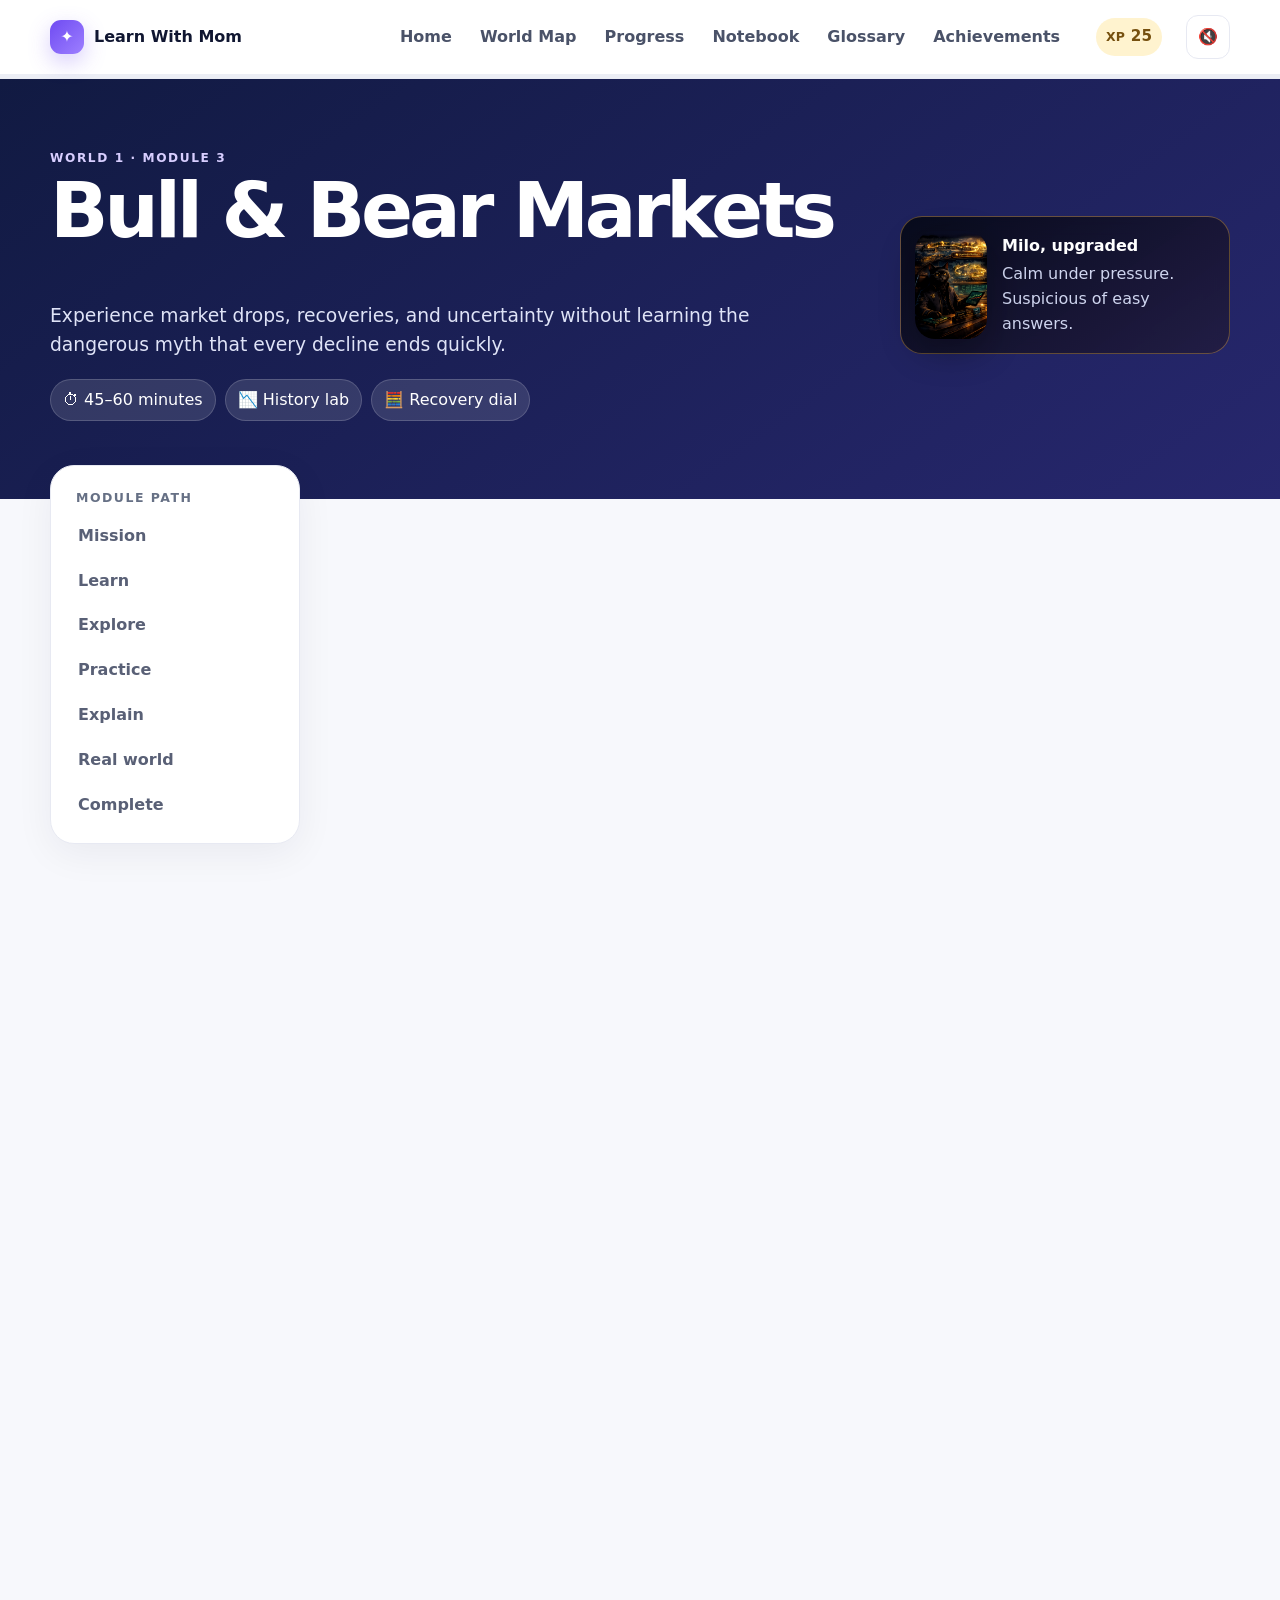
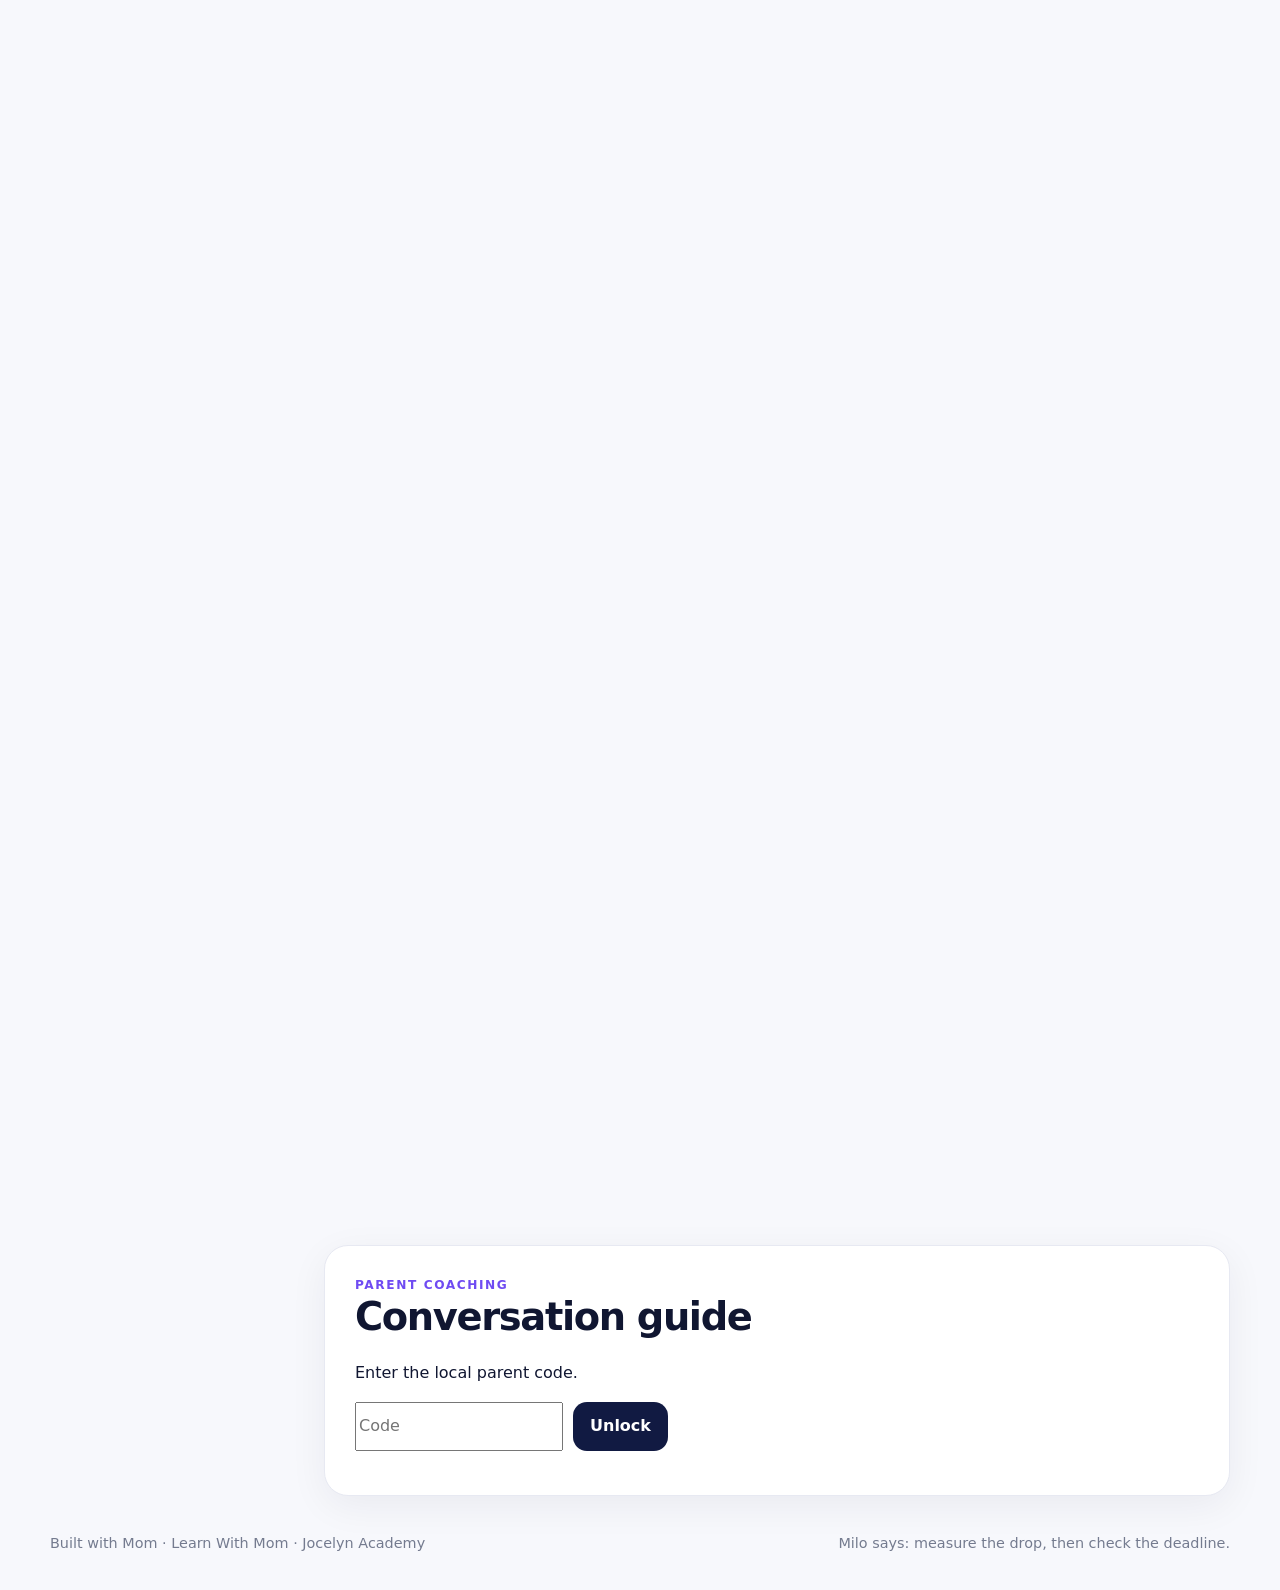
<file: worlds/world-1/module-3/index.html>
<!doctype html>
<html lang="en"><head><meta charset="utf-8"><meta name="viewport" content="width=device-width,initial-scale=1"><meta name="theme-color" content="#111a42">
<title>Bull & Bear Markets · Jocelyn Academy</title><link rel="stylesheet" href="../../../assets/css/shared.css"><link rel="stylesheet" href="../../../assets/css/module.css"></head>
<body data-module="world-1-module-3"><a class="skip-link" href="#module">Skip to module</a>
<nav class="site-nav"><div class="wrap nav-inner"><a class="brand" href="../../../"><span class="brand-mark">✦</span> Learn With Mom</a><button class="icon-btn mobile-menu-btn" data-mobile-menu aria-label="Open menu">☰</button><div class="nav-links"><a class="nav-link" href="../../../">Home</a><a class="nav-link" href="../../../#journey">World Map</a><button class="nav-link" data-open-modal="progressModal">Progress</button><button class="nav-link" data-open-modal="notebookModal">Notebook</button><button class="nav-link" data-open-modal="glossaryModal">Glossary</button><button class="nav-link" data-open-modal="badgesModal">Achievements</button></div><div class="xp-chip"><span>XP</span><strong data-xp>0</strong></div><button class="icon-btn" data-sound aria-label="Toggle sound">🔇</button></div><div class="progress-strip"><i data-global-progress></i></div></nav>
<header class="module-hero cycle-hero"><div class="wrap mascot-hero-grid"><div><div class="kicker" style="color:#d8ceff">World 1 · Module 3</div><h1>Bull & Bear Markets</h1><p>Experience market drops, recoveries, and uncertainty without learning the dangerous myth that every decline ends quickly.</p><div class="mission-meta"><span class="pill">⏱ 45–60 minutes</span><span class="pill">📉 History lab</span><span class="pill">🧮 Recovery dial</span></div></div><aside class="mascot-guide cool-milo"><img src="../../../assets/images/milo-black-cat.png" alt="Milo, Jocelyn Academy’s black cat market guide"><div><strong>Milo, upgraded</strong><span>Calm under pressure. Suspicious of easy answers.</span></div></aside></div></header>
<main class="wrap module-shell" id="module"><aside class="card module-side"><div class="side-title">Module path</div><a href="#brief" data-stage-link="brief" title="Know what you're about to learn">Mission</a><a href="#learn" data-stage-link="learn" title="Understand the idea">Learn</a><a href="#explore" data-stage-link="explore" title="See it happen">Explore</a><a href="#practice" data-stage-link="practice" title="Try it yourself">Practice</a><a href="#explain" data-stage-link="explain" title="Teach it back">Explain</a><a href="#realworld" data-stage-link="realworld">Real world</a><a href="#finish" data-stage-link="finish" title="Earn your progress">Complete</a></aside>
<section class="module-content">
<article class="card module-card reveal" id="brief"><div class="stage-head"><div class="stage-label"><div class="stage-number">1</div><div><div class="kicker">Mission brief</div><h2>Learn what a market drop actually means</h2></div></div><span class="pill stage-pill">History without fortune-telling</span></div><p class="lede">A bear market describes a large decline. It does not tell you why it happened, how long it will last, or when recovery will arrive.</p><div class="objective-grid"><div class="objective"><b>Measure</b><span>Declines and recovery math</span></div><div class="objective"><b>Compare</b><span>Different crashes and recoveries</span></div><div class="objective"><b>Judge</b><span>Risk using the date money is needed</span></div></div><div class="milo-tip"><img src="../../../assets/images/milo-black-cat.png" alt=""><p><strong>Milo’s rule:</strong> A chart can show what happened. It cannot promise what happens next.</p></div><div class="stage-complete"><button class="btn primary" data-complete-stage="brief">Start the history lab →</button></div></article>

<article class="card module-card reveal" id="learn"><div class="stage-head"><div class="stage-label"><div class="stage-number">2</div><div><div class="kicker">Learn visually</div><h2>Bull and bear are labels, not personalities</h2></div></div></div><div class="cycle-visual"><div class="cycle-card bull"><span>📈</span><h3>Bull market</h3><p>A broad market rises substantially from a recent low. It can still have bad days and temporary pullbacks.</p></div><div class="cycle-arrow">⇄</div><div class="cycle-card bear"><span>📉</span><h3>Bear market</h3><p>A broad market falls about 20% or more from a recent high. It may recover quickly—or take years.</p></div></div><div class="callout gold"><strong>Important:</strong> “The market is down” is incomplete. Ask: Which market? Down how much? Since when? When is the money needed?</div><div class="stage-complete"><button class="btn primary" data-complete-stage="learn">I understand the labels →</button></div></article>

<article class="card module-card reveal" id="explore"><div class="stage-head"><div class="stage-label"><div class="stage-number">3</div><div><div class="kicker">History lab</div><h2>Predict the recovery before revealing it</h2></div></div></div><p>These rounded figures are educational approximations for broad U.S. stock-market declines. Predict first. The point is not memorizing dates—it is noticing that depth does not reliably predict duration.</p><div id="historyLab" class="history-lab"></div><div class="result-panel" id="historySummary">Complete the seven predictions to reveal the pattern.</div><div class="stage-complete"><button class="btn primary" data-complete-stage="explore">I compared market history →</button></div></article>

<article class="card module-card reveal" id="practice"><div class="stage-head"><div class="stage-label"><div class="stage-number">4</div><div><div class="kicker">Practice labs</div><h2>Turn fear into math and timing</h2></div></div></div>
<section class="lab-block"><div class="lab-title"><span>Lab A</span><h3>Recovery dial</h3></div><p>Move the decline. The larger the loss, the larger the percentage gain needed to return to the starting value.</p><div class="slider"><label>Market decline <span id="dropValue">−30%</span></label><input id="dropSlider" type="range" min="5" max="90" step="5" value="30"></div><div class="recovery-machine"><div><span>Start</span><strong>$100</strong></div><i>→</i><div><span>After decline</span><strong id="afterDrop">$70</strong></div><i>→</i><div><span>Gain needed</span><strong id="gainNeeded">+42.9%</strong></div></div><p class="callout purple" id="recoveryExplain">A 30% decline leaves $70. Returning from $70 to $100 requires a 42.9% gain.</p></section>
<section class="lab-block"><div class="lab-title"><span>Lab B</span><h3>Sell, hold, or keep investing?</h3></div><p>A diversified stock fund drops 30%. Choose the situation first. The same drop can create a different decision because the deadline changes.</p><div id="horizonCards" class="horizon-cards"></div><div class="result-panel" id="horizonResult">Choose a person.</div></section>
<section class="lab-block"><div class="lab-title"><span>Lab C</span><h3>Which investor has the timing problem?</h3></div><div class="judgment-options" id="timingChoices"><button data-answer="no">Ava, investing for retirement more than 40 years away.</button><button data-answer="no">Jordan, adding monthly for a home goal 12 years away.</button><button data-answer="yes">Ben, buying a car in 7 months with money still in stocks.</button></div><div class="result-panel" id="timingResult">Choose the person whose deadline makes the decline urgent.</div></section>
<div class="stage-complete"><button class="btn primary" data-complete-stage="practice">I completed the cycle labs →</button></div></article>

<article class="card module-card reveal" id="explain"><div class="stage-head"><div class="stage-label"><div class="stage-number">5</div><div><div class="kicker" title="Teach it back">Explain</div><h2>Teach the part most adults miss</h2></div></div></div><div class="explain-grid"><div class="prompt-card"><h3>Recovery math</h3><p>Why does a 50% decline require a 100% gain to recover?</p><textarea id="recoveryAnswer" placeholder="After a 50% decline…"></textarea></div><div class="prompt-card"><h3>History and uncertainty</h3><p>Why is “markets always bounce back quickly” a bad lesson?</p><textarea id="historyAnswer" placeholder="History shows…"></textarea></div><div class="prompt-card full"><h3>Risk and dates</h3><p>Explain why the date money is needed can matter more than how scary a headline sounds.</p><textarea id="dateAnswer" placeholder="The deadline matters because…"></textarea></div></div><button class="btn teal" id="saveExplain3">Save my explanations</button><div class="stage-complete"><button class="btn primary" data-complete-stage="explain">I can explain market cycles →</button></div></article>

<article class="card module-card reveal" id="realworld"><div class="stage-head"><div class="stage-label"><div class="stage-number">6</div><div><div class="kicker">Real-world conversation</div><h2>Interview someone who lived through it</h2></div></div></div><p>Ask Mom, Dad, or a grandparent about 2008 or 2020. Charts show numbers. People remember uncertainty, headlines, jobs, fear, and choices.</p><div class="real-world-list"><label class="check-card"><input type="checkbox" id="rw1"><span><b>Ask what the period felt like</b><small>What news or conversations do they remember?</small></span></label><label class="check-card"><input type="checkbox" id="rw2"><span><b>Ask what they did with money</b><small>Did they invest, stop, sell, save more, or change plans?</small></span></label><label class="check-card"><input type="checkbox" id="rw3"><span><b>Ask what they would change</b><small>What lesson did hindsight make clearer?</small></span></label></div><textarea id="interviewNote" placeholder="Record the most useful thing you heard…"></textarea><button class="btn teal" id="saveInterview">Save interview insight</button><div class="stage-complete"><button class="btn primary" data-complete-stage="realworld">I completed the family interview →</button></div></article>

<article class="card module-card reveal" id="finish"><div class="stage-head"><div class="stage-label"><div class="stage-number">7</div><div><div class="kicker" title="Earn your progress">Complete</div><h2>Market-cycle mastery</h2></div></div></div><div id="quizHost3"></div><button class="btn secondary" id="checkQuiz3">Check my reasoning</button><p class="quiz-feedback" id="quizFeedback3"></p><button class="btn primary" id="completeModule3" disabled>Complete Module 3</button><div class="complete-banner" id="completeBanner3"><div class="completion-icon">🕰️</div><div><h3>You learned to use history without turning it into a promise.</h3><p>You earned the <strong>Market Historian</strong> badge and 150 completion XP. Module 4, Risk & Diversification, is next.</p><div class="completion-actions"><button class="btn ghost" onclick="LWM.certificate({title:'Certificate of Market-Cycle Judgment',description:'completed World 1, Module 3 and demonstrated understanding of bull and bear markets, recovery math, historical variation, and time-horizon risk.'})">Print certificate</button><a class="btn secondary" href="../../../#journey">Return to world map</a></div></div></div></article>

<article class="card module-card parent-card"><div class="kicker">Parent coaching</div><h2>Conversation guide</h2><div id="parentGate"><p>Enter the local parent code.</p><div class="decision-row"><input id="parentPin" type="password" inputmode="numeric" placeholder="Code"><button class="btn secondary" id="parentUnlock">Unlock</button></div></div><div id="parentContent" hidden><div class="parent-panel"><details open><summary>Signs she understands</summary><p>She does not equate every decline with failure, can explain asymmetric recovery math, and asks when the money is needed before judging the risk.</p></details><details><summary>Useful follow-up questions</summary><p>“What does this chart prove?” “What does it not prove?” “Whose deadline changes the decision?”</p></details><details><summary>Common misconceptions</summary><p>Bear markets do not all recover quickly. A diversified index is not guaranteed to rise on a schedule. Historical resilience is evidence, not certainty.</p></details></div></div></article>
</section></main>
<footer><div class="wrap footer-row"><span>Built with Mom · Learn With Mom · Jocelyn Academy</span><span>Milo says: measure the drop, then check the deadline.</span></div></footer>
<div class="modal-backdrop" id="progressModal"><section class="modal"><div class="modal-head"><h2>Your progress</h2><button data-close-modal="progressModal">×</button></div><div class="progress-summary"><div><span>Current module</span><strong data-progress-text>0%</strong></div><div><span>Experience points</span><strong><span data-xp>0</span> XP</strong></div></div><div class="progress-strip modal-progress"><i data-global-progress></i></div></section></div>
<div class="modal-backdrop" id="notebookModal"><section class="modal notebook-modal"><div class="modal-head"><h2>Jocelyn Notebook</h2><button data-close-modal="notebookModal">×</button></div><p>Capture evidence, changes of mind, useful ideas, and open questions.</p><div class="notebook-compose"><select data-notebook-type><option>What I learned</option><option>Question I still have</option><option>This surprised me</option><option>My real-world example</option></select><textarea data-notebook-text placeholder="Write one useful thought..."></textarea><button class="btn primary" data-notebook-save>Save entry</button></div><div class="notebook-tools"><div class="search-box"><input data-notebook-search placeholder="Search your notebook"></div><select data-notebook-filter><option value="">All entry types</option><option>What I learned</option><option>Question I still have</option><option>This surprised me</option><option>My real-world example</option></select><button class="btn ghost small" data-notebook-export>Export notebook</button></div><div class="notebook-prompts"><button data-notebook-starter="The strongest evidence was…">Strongest evidence</button><button data-notebook-starter="I changed my mind about… because…">Changed my mind</button><button data-notebook-starter="I still wonder…">I still wonder</button></div><div class="notebook-list" data-notebook-list></div></section></div>
<div class="modal-backdrop" id="glossaryModal"><section class="modal"><div class="modal-head"><h2>Glossary</h2><button data-close-modal="glossaryModal">×</button></div><div class="search-box"><input data-glossary-search placeholder="Search a word or idea"></div><div class="glossary-grid" data-glossary-list></div></section></div><div class="modal-backdrop" id="badgesModal"><section class="modal"><div class="modal-head"><h2>Meaningful achievements</h2><button data-close-modal="badgesModal">×</button></div><div class="badge-grid" data-badge-list></div></section></div><div class="toast"></div>
<script src="../../../assets/js/engine.js"></script>
<script src="../../../assets/js/engine.js"></script><script src="../../../assets/js/module-3.js"></script></body></html>
</file>
<file: assets/css/shared.css>
:root{
  --ink:#101631;--muted:#667085;--paper:#f7f8fc;--card:#fff;--line:#e7e9f2;
  --violet:#6f4bf2;--violet-dark:#4a2cc5;--violet-soft:#eee9ff;--navy:#111a42;
  --teal:#0d9488;--teal-soft:#def7f3;--gold:#b7791f;--gold-soft:#fff3cf;
  --green:#16845b;--green-soft:#e6f7ef;--danger:#bd3b4b;--shadow:0 18px 55px rgba(18,24,56,.10);
  --radius:24px;--max:1180px;
}
*{box-sizing:border-box}html{scroll-behavior:smooth;scroll-padding-top:94px}body{margin:0;font-family:Inter,ui-sans-serif,system-ui,-apple-system,BlinkMacSystemFont,"Segoe UI",sans-serif;color:var(--ink);background:var(--paper);line-height:1.55}button,input,textarea,select{font:inherit}button,a{-webkit-tap-highlight-color:transparent}a{color:inherit}.wrap{width:min(var(--max),calc(100% - 36px));margin:auto}.skip-link{position:absolute;left:-9999px}.skip-link:focus{left:18px;top:12px;z-index:9999;background:#fff;padding:10px 14px;border-radius:12px}.site-nav{position:sticky;top:0;z-index:100;background:rgba(255,255,255,.92);backdrop-filter:blur(18px);border-bottom:1px solid rgba(231,233,242,.9)}.nav-inner{min-height:74px;display:flex;align-items:center;gap:24px}.brand{display:flex;align-items:center;gap:10px;font-weight:850;text-decoration:none;white-space:nowrap}.brand-mark{display:grid;place-items:center;width:34px;height:34px;border-radius:11px;background:linear-gradient(135deg,var(--violet),#9d7fff);color:#fff;box-shadow:0 8px 22px rgba(111,75,242,.28)}.nav-links{display:flex;align-items:center;gap:4px;margin-left:auto}.nav-link{border:0;background:none;text-decoration:none;color:#4a5268;padding:10px 12px;border-radius:12px;cursor:pointer;font-weight:650}.nav-link:hover,.nav-link.active{background:var(--violet-soft);color:var(--violet-dark)}.icon-btn{border:1px solid var(--line);background:#fff;border-radius:12px;padding:9px 11px;cursor:pointer}.mobile-menu-btn{display:none}.progress-strip{height:4px;background:#eceef5;overflow:hidden}.progress-strip i{display:block;height:100%;width:0;background:linear-gradient(90deg,var(--violet),#a277ff);transition:width .5s ease}.btn{display:inline-flex;justify-content:center;align-items:center;gap:8px;border:0;border-radius:14px;padding:12px 17px;text-decoration:none;font-weight:800;cursor:pointer;transition:transform .18s,box-shadow .18s,opacity .18s}.btn:hover{transform:translateY(-1px)}.btn.primary{background:var(--violet);color:#fff;box-shadow:0 12px 25px rgba(111,75,242,.28)}.btn.secondary{background:var(--navy);color:#fff}.btn.ghost{background:#fff;border:1px solid var(--line)}.btn.teal{background:var(--teal);color:#fff}.btn.small{padding:8px 12px;border-radius:11px;font-size:.92rem}.card{background:var(--card);border:1px solid var(--line);border-radius:var(--radius);box-shadow:0 10px 38px rgba(16,22,49,.06)}.kicker{text-transform:uppercase;letter-spacing:.13em;font-size:.76rem;font-weight:900;color:var(--violet)}h1,h2,h3,h4{line-height:1.13;margin:0 0 .6em}h1{font-size:clamp(2.5rem,6vw,5.6rem);letter-spacing:-.055em}h2{font-size:clamp(1.65rem,3vw,2.55rem);letter-spacing:-.035em}h3{font-size:1.25rem}.lede{font-size:1.12rem;color:#4f586f}.pill{display:inline-flex;align-items:center;gap:7px;background:rgba(255,255,255,.12);border:1px solid rgba(255,255,255,.17);padding:8px 12px;border-radius:999px}.grid{display:grid;grid-template-columns:repeat(2,minmax(0,1fr));gap:14px}.box{padding:18px;border:1px solid var(--line);background:#fbfbfe;border-radius:17px}.box p{margin:0;color:#5c6477}.callout{border-radius:17px;padding:16px 18px;margin:18px 0}.callout.purple{background:var(--violet-soft)}.callout.teal{background:var(--teal-soft)}.callout.gold{background:var(--gold-soft)}.callout.green{background:var(--green-soft)}.modal-backdrop{position:fixed;inset:0;z-index:400;background:rgba(8,12,30,.62);display:none;place-items:center;padding:20px}.modal-backdrop.open{display:grid}.modal{background:#fff;border-radius:24px;width:min(760px,100%);max-height:88vh;overflow:auto;padding:24px;box-shadow:var(--shadow)}.modal-head{display:flex;align-items:center;justify-content:space-between;gap:18px}.modal-head button{border:0;background:#f0f1f6;border-radius:50%;width:36px;height:36px;font-size:1.4rem;cursor:pointer}.search-box input,.search-box textarea,textarea,input[type=text]{width:100%;border:1px solid #dfe2ec;border-radius:14px;padding:13px 15px;background:#fff}.glossary-grid,.badge-grid{display:grid;grid-template-columns:repeat(2,minmax(0,1fr));gap:12px;margin-top:16px}.glossary-item,.badge-card{border:1px solid var(--line);border-radius:16px;padding:15px}.glossary-item p,.badge-card p{margin:.35em 0;color:var(--muted)}.example{font-size:.9rem;background:#f5f6fa;padding:9px;border-radius:10px}.badge-card{opacity:.5;filter:grayscale(1)}.badge-card.unlocked{opacity:1;filter:none;background:linear-gradient(145deg,#fff,var(--violet-soft))}.badge-icon{font-size:1.8rem}.search-results{display:grid;gap:10px;margin-top:15px}.search-result{display:block;text-decoration:none;border:1px solid var(--line);border-radius:14px;padding:13px}.search-result small{display:block;color:var(--muted);margin-top:3px}.toast{position:fixed;z-index:600;left:50%;bottom:28px;transform:translate(-50%,18px);background:var(--navy);color:#fff;padding:11px 16px;border-radius:999px;opacity:0;pointer-events:none;transition:.25s}.toast.show{opacity:1;transform:translate(-50%,0)}footer{padding:36px 0;color:#747b8f;font-size:.9rem}.footer-row{display:flex;justify-content:space-between;gap:20px;flex-wrap:wrap}.text-button{border:0;background:none;color:#747b8f;text-decoration:underline;cursor:pointer;padding:0}.confetti{position:fixed;top:-20px;z-index:1000;pointer-events:none;animation:fall 2.5s linear forwards}@keyframes fall{to{transform:translateY(110vh) rotate(740deg);opacity:.1}}@media(max-width:800px){.mobile-menu-btn{display:block;margin-left:auto}.nav-links{display:none;position:absolute;top:66px;left:18px;right:18px;padding:10px;background:#fff;border:1px solid var(--line);border-radius:18px;box-shadow:var(--shadow);flex-direction:column;align-items:stretch}.nav-links.open{display:flex}.nav-link{text-align:left}.nav-inner>.icon-btn:last-child{margin-left:0}.grid,.glossary-grid,.badge-grid{grid-template-columns:1fr}}@media(prefers-reduced-motion:reduce){*{scroll-behavior:auto!important;animation:none!important;transition:none!important}}
.xp-chip{display:flex;align-items:center;gap:6px;background:var(--gold-soft);color:#76500f;border-radius:999px;padding:7px 10px;font-size:.78rem;font-weight:850}.xp-chip strong{font-size:.95rem}.modal-progress{height:12px;border-radius:99px;margin:16px 0}.progress-summary{display:grid;grid-template-columns:repeat(2,1fr);gap:12px;margin:16px 0}.progress-summary>div{background:#f7f7fb;border:1px solid var(--line);border-radius:15px;padding:14px}.progress-summary span,.progress-summary strong{display:block}.notebook-compose{display:grid;grid-template-columns:220px 1fr auto;gap:10px;align-items:start;margin:16px 0}.notebook-compose select,.notebook-compose textarea{border:1px solid #dfe2ec;border-radius:14px;padding:12px;background:#fff}.notebook-compose textarea{min-height:90px;resize:vertical}.notebook-list{display:grid;gap:12px;margin-top:16px}.notebook-entry{border:1px solid var(--line);border-radius:16px;padding:15px;background:#fff}.notebook-entry>div{display:flex;justify-content:space-between;gap:12px;align-items:center}.notebook-entry small{color:var(--muted)}.notebook-entry p{white-space:pre-wrap}.entry-type{font-weight:850;color:var(--violet);font-size:.82rem}.empty-notebook{text-align:center;padding:34px;color:var(--muted)}.empty-notebook>div{font-size:2.6rem}.badge-card .earned{display:inline-block;color:var(--green);background:var(--green-soft);border-radius:999px;padding:4px 8px;font-size:.76rem;font-weight:900}.badge-burst{position:fixed;z-index:1200;left:50%;top:18%;transform:translate(-50%,-20px) scale(.9);opacity:0;background:#fff;border:1px solid var(--line);box-shadow:var(--shadow);border-radius:22px;padding:18px 26px;display:flex;align-items:center;gap:12px;transition:.3s}.badge-burst.show{opacity:1;transform:translate(-50%,0) scale(1)}.badge-burst span{font-size:2rem}@media(max-width:800px){.xp-chip{margin-left:auto}.notebook-compose{grid-template-columns:1fr}.progress-summary{grid-template-columns:1fr}}
.hero-mascot{width:90px;height:90px;filter:drop-shadow(0 12px 20px rgba(0,0,0,.2));animation:catFloat 4s ease-in-out infinite}.planet{gap:12px}.notebook-tools{display:grid;grid-template-columns:1fr auto auto;gap:10px;align-items:center;margin:14px 0}.notebook-tools .search-box{margin:0}.notebook-tools select{min-height:42px;border:1px solid var(--line);border-radius:12px;padding:0 12px;background:white}.notebook-prompts{display:flex;gap:8px;flex-wrap:wrap;margin-bottom:14px}.notebook-prompts button{border:1px solid #dcd7ff;background:#f7f5ff;border-radius:999px;padding:8px 12px;cursor:pointer}.notebook-prompts button:hover{transform:translateY(-1px);background:#eee9ff}@keyframes catFloat{50%{transform:translateY(-8px) rotate(1deg)}}@media(max-width:700px){.notebook-tools{grid-template-columns:1fr}.hero-mascot{width:70px;height:70px}}
</file>
<file: assets/css/home.css>
.hero{background:radial-gradient(circle at 78% 20%,rgba(151,118,255,.52),transparent 25%),radial-gradient(circle at 90% 80%,rgba(18,186,169,.25),transparent 22%),linear-gradient(145deg,#0f1738,#182459 72%,#25256d);color:#fff;overflow:hidden}.hero-grid{min-height:610px;display:grid;grid-template-columns:1.15fr .85fr;align-items:center;gap:40px;padding:70px 0}.hero p{font-size:1.18rem;max-width:650px;color:#d9def2}.hero-actions{display:flex;gap:12px;flex-wrap:wrap;margin-top:28px}.hero .btn.ghost{background:rgba(255,255,255,.08);border-color:rgba(255,255,255,.2);color:#fff}.hero-proof{display:flex;gap:18px;flex-wrap:wrap;margin-top:24px;color:#cfd5ef;font-size:.9rem}.portal{position:relative;min-height:430px}.planet{position:absolute;inset:90px 34px;display:grid;place-items:center;text-align:center;border-radius:50%;background:linear-gradient(145deg,#fff,#dcd2ff);color:var(--navy);box-shadow:0 0 80px rgba(151,118,255,.46)}.planet strong{display:block;font-size:1.6rem}.planet span{display:block;color:#5a6177}.orbit{position:absolute;inset:40px;border:1px solid rgba(255,255,255,.24);border-radius:50%;animation:spin 20s linear infinite}.orbit.two{inset:75px 15px;animation-duration:26s;animation-direction:reverse}.orbit.three{inset:10px 90px;animation-duration:32s}.dot{position:absolute;display:grid;place-items:center;width:50px;height:50px;border-radius:16px;background:#fff;color:#111;box-shadow:var(--shadow);font-size:1.35rem}.dot.a{top:45px;left:45px}.dot.b{top:105px;right:15px}.dot.c{bottom:55px;left:15px}.dot.d{bottom:15px;right:75px}@keyframes spin{to{transform:rotate(360deg)}}.dashboard-row{display:grid;grid-template-columns:1.35fr .65fr;gap:18px;margin-top:-42px;position:relative}.welcome-card,.continue-card{padding:28px}.continue-card{background:linear-gradient(145deg,#fff,#f1edff)}.mini-progress{height:9px;background:#e7e9f2;border-radius:999px;overflow:hidden;margin:13px 0}.mini-progress i{display:block;height:100%;background:var(--violet);width:0}.continue-metrics{display:flex;justify-content:space-between;align-items:center}.continue-metrics>strong{font-size:1.4rem}.micro-actions{display:flex;gap:10px;align-items:center;margin-top:18px}.return-reasons{display:grid;grid-template-columns:repeat(3,1fr);gap:14px;margin:24px 0 70px}.return-card{display:flex;gap:14px;align-items:flex-start;padding:18px;border:1px solid var(--line);background:#fff;border-radius:18px}.return-card>span{font-size:1.7rem}.return-card b,.return-card small{display:block}.return-card small{color:var(--muted);margin-top:3px}.path-head{display:flex;justify-content:space-between;align-items:end;gap:24px;margin:72px 0 22px}.path-head p{max-width:490px;color:var(--muted)}.world-map{position:relative;display:grid;gap:0;max-width:980px;margin:0 auto 64px}.map-stop{position:relative;display:grid;grid-template-columns:120px 1fr;gap:24px;min-height:190px}.map-stop:nth-child(even){grid-template-columns:1fr 120px}.map-stop:nth-child(even) .map-node{grid-column:2}.map-stop:nth-child(even) .map-card{grid-column:1;grid-row:1;text-align:right}.map-node{position:relative;z-index:2;width:92px;height:92px;border-radius:30px;display:grid;place-items:center;margin:18px auto;background:#eceef5;border:5px solid #fff;box-shadow:0 10px 30px rgba(16,22,49,.12)}.map-stop.open .map-node{background:linear-gradient(145deg,var(--violet),#9978ff);color:#fff;box-shadow:0 15px 35px rgba(111,75,242,.32)}.map-stop.complete .map-node{background:linear-gradient(145deg,var(--green),#40b987)}.map-icon{font-size:2.25rem;font-weight:900}.map-lock{position:absolute;right:-5px;bottom:-5px;background:#fff;border:1px solid var(--line);width:30px;height:30px;border-radius:50%;display:grid;place-items:center;font-size:.8rem}.map-connector{position:absolute;left:59px;top:92px;width:3px;height:calc(100% + 6px);background:repeating-linear-gradient(to bottom,#d8dbea 0 8px,transparent 8px 16px)}.map-stop:nth-child(even) .map-connector{left:auto;right:59px}.map-connector.last{display:none}.map-card{padding:22px 24px;border:1px solid var(--line);background:#fff;border-radius:22px;box-shadow:0 10px 35px rgba(16,22,49,.05);margin-bottom:22px}.map-card p{color:var(--muted)}.map-stop.locked .map-card{opacity:.68}.locked-label{display:inline-block;font-size:.85rem;color:#7a8295;background:#f2f3f7;padding:8px 11px;border-radius:999px}.world-one-roadmap{padding:32px;margin:64px 0}.roadmap-head{display:flex;justify-content:space-between;align-items:start}.status-open{background:var(--green-soft);color:var(--green);font-weight:850;padding:8px 12px;border-radius:999px}.module-roadmap{display:grid;gap:12px;margin-top:22px}.module-step{display:grid;grid-template-columns:54px 1fr auto;gap:16px;align-items:center;border:1px solid var(--line);border-radius:18px;padding:16px}.module-step-number{width:46px;height:46px;border-radius:15px;display:grid;place-items:center;font-weight:900;background:#eef0f5}.module-step.open .module-step-number{background:var(--violet);color:#fff}.module-step.complete .module-step-number{background:var(--green);color:#fff}.module-step.next{background:#fbfaff}.module-step.locked{opacity:.58}.module-step span{font-size:.76rem;text-transform:uppercase;letter-spacing:.1em;font-weight:900;color:var(--violet)}.module-step h3{margin:.15em 0}.module-step p{margin:0;color:var(--muted)}.academy-standard{margin:64px 0;padding:32px}.rhythm{display:grid;grid-template-columns:repeat(7,1fr);gap:8px;margin-top:20px}.rhythm div{border:1px solid var(--line);border-radius:14px;padding:12px;text-align:center;font-size:.85rem;background:#fafaff}.rhythm strong{display:block;font-size:1.1rem;margin-bottom:5px}@media(max-width:850px){.hero-grid{grid-template-columns:1fr;min-height:auto;padding:70px 0}.portal{display:none}.dashboard-row{grid-template-columns:1fr;margin-top:-25px}.return-reasons{grid-template-columns:1fr}.path-head{display:block}.rhythm{grid-template-columns:repeat(2,1fr)}.map-stop,.map-stop:nth-child(even){grid-template-columns:78px 1fr}.map-stop:nth-child(even) .map-node{grid-column:1}.map-stop:nth-child(even) .map-card{grid-column:2;grid-row:1;text-align:left}.map-node{width:64px;height:64px;border-radius:22px}.map-icon{font-size:1.55rem}.map-connector,.map-stop:nth-child(even) .map-connector{left:38px;right:auto;top:65px}.module-step{grid-template-columns:48px 1fr}.module-step>a,.module-step>b{grid-column:2}}
.hero-mascot{width:150px;height:150px;object-fit:cover;object-position:44% 68%;border-radius:34px;box-shadow:0 18px 38px rgba(0,0,0,.28);border:2px solid rgba(183,121,31,.45)}.planet{overflow:hidden}.planet>div{padding:8px 14px}


/* V8.1 hero composition fix */
.hero-grid{
  min-height:640px;
  grid-template-columns:minmax(0,1.08fr) minmax(430px,.92fr);
  gap:56px;
  padding:72px 0 92px;
}
.portal{
  position:relative;
  min-height:500px;
  isolation:isolate;
  display:grid;
  place-items:center;
}
.portal::before{
  content:"";
  position:absolute;
  width:390px;
  height:390px;
  border-radius:50%;
  background:
    radial-gradient(circle at 50% 42%,rgba(175,145,255,.34),rgba(111,75,242,.16) 48%,rgba(17,26,66,0) 72%);
  filter:blur(2px);
  z-index:-3;
}
.orbit{
  position:absolute;
  border:1px solid rgba(255,255,255,.22);
  border-radius:50%;
  pointer-events:none;
}
.orbit-one{width:430px;height:430px;animation:spin 24s linear infinite}
.orbit-two{width:500px;height:340px;animation:spin 30s linear infinite reverse}
.orbit-three{width:350px;height:500px;animation:spin 36s linear infinite}
.orbit-icon{
  position:absolute;
  z-index:4;
  display:grid;
  place-items:center;
  width:54px;
  height:54px;
  border-radius:17px;
  background:rgba(255,255,255,.96);
  color:#111;
  box-shadow:0 14px 34px rgba(7,11,34,.26);
  border:1px solid rgba(255,255,255,.55);
  font-size:1.35rem;
  backdrop-filter:blur(10px);
}
.icon-chart{top:62px;left:42px}
.icon-bank{top:74px;right:34px}
.icon-card{bottom:112px;left:18px}
.icon-idea{bottom:82px;right:22px}
.milo-stage{
  position:relative;
  z-index:2;
  width:360px;
  height:390px;
  display:grid;
  place-items:end center;
  overflow:visible;
}
.milo-glow{
  position:absolute;
  inset:42px 18px 30px;
  border-radius:46% 46% 42% 42%;
  background:
    radial-gradient(circle at 50% 38%,rgba(170,137,255,.55),rgba(111,75,242,.16) 48%,rgba(12,18,55,0) 74%);
  filter:blur(8px);
  z-index:-1;
}
.hero-mascot{
  width:320px;
  height:370px;
  object-fit:cover;
  object-position:47% 62%;
  border-radius:34px;
  box-shadow:0 24px 55px rgba(0,0,0,.38);
  border:1px solid rgba(215,177,87,.38);
  display:block;
}
.milo-message{
  position:absolute;
  z-index:5;
  left:50%;
  bottom:0;
  transform:translate(-50%,52%);
  width:min(390px,84%);
  padding:15px 20px 16px;
  text-align:center;
  border-radius:22px;
  background:linear-gradient(145deg,rgba(12,19,55,.96),rgba(27,36,88,.94));
  color:#fff;
  border:1px solid rgba(218,163,57,.62);
  box-shadow:0 18px 40px rgba(4,7,24,.34);
  backdrop-filter:blur(16px);
}
.milo-message .milo-name{
  display:block;
  margin-bottom:2px;
  color:#d8ceff;
  text-transform:uppercase;
  letter-spacing:.14em;
  font-size:.68rem;
  font-weight:900;
}
.milo-message strong{
  display:block;
  font-size:1.22rem;
  line-height:1.2;
}
.milo-message p{
  margin:5px 0 0;
  color:#d7dcf5;
  font-size:.94rem;
}
@media(max-width:1050px){
  .hero-grid{grid-template-columns:1fr 420px;gap:28px}
  .orbit-one{width:380px;height:380px}
  .orbit-two{width:430px;height:300px}
  .orbit-three{width:310px;height:430px}
  .milo-stage{width:320px;height:360px}
  .hero-mascot{width:290px;height:340px}
}
@media(max-width:900px){
  .hero-grid{grid-template-columns:1fr;padding:62px 0 108px}
  .portal{min-height:500px;margin-top:16px}
}
@media(max-width:560px){
  .portal{min-height:430px}
  .orbit-one{width:310px;height:310px}
  .orbit-two{width:340px;height:250px}
  .orbit-three{width:260px;height:350px}
  .milo-stage{width:270px;height:310px}
  .hero-mascot{width:245px;height:290px;border-radius:28px}
  .milo-message{width:88%;bottom:8px}
  .orbit-icon{width:46px;height:46px;border-radius:15px}
  .icon-chart{top:48px;left:8px}
  .icon-bank{top:58px;right:6px}
  .icon-card{bottom:100px;left:0}
  .icon-idea{bottom:88px;right:0}
}
</file>
<file: assets/css/module.css>
.module-hero{background:linear-gradient(145deg,#111a42,#27276e);color:#fff;padding:70px 0 78px}.module-hero p{max-width:760px;color:#dfe3f7;font-size:1.17rem}.mission-meta{display:flex;gap:9px;flex-wrap:wrap;margin-top:20px}.module-shell{display:grid;grid-template-columns:250px minmax(0,1fr);gap:24px;margin-top:-34px;align-items:start}.module-side{position:sticky;top:94px;padding:16px}.module-side .side-title{font-size:.78rem;text-transform:uppercase;letter-spacing:.12em;color:var(--muted);font-weight:900;padding:6px 9px}.module-side a{display:flex;align-items:center;gap:9px;padding:10px 11px;border-radius:12px;text-decoration:none;color:#596076;font-weight:700}.module-side a:hover,.module-side a.done{background:var(--violet-soft);color:var(--violet-dark)}.module-side a.done:before{content:"✓";color:var(--green)}.module-content{display:grid;gap:20px}.module-card{padding:30px;overflow:hidden}.stage-head{display:flex;align-items:center;justify-content:space-between;gap:20px}.stage-number{display:grid;place-items:center;width:45px;height:45px;border-radius:15px;background:var(--violet-soft);color:var(--violet);font-weight:900}.stage-label{display:flex;align-items:center;gap:13px}.stage-complete{margin-top:24px;padding-top:20px;border-top:1px solid var(--line);display:flex;justify-content:flex-end}.stage-complete .done{background:var(--green)}.objective-grid{display:grid;grid-template-columns:repeat(3,1fr);gap:12px;margin-top:20px}.objective{padding:16px;border-radius:16px;background:#f9f9fd;border:1px solid var(--line)}.objective span{display:block;color:var(--muted);font-size:.86rem}.company-grid{display:grid;grid-template-columns:repeat(4,1fr);gap:10px}.company{border:1px solid var(--line);background:#fff;border-radius:15px;padding:13px;text-align:left;cursor:pointer}.company.selected{border-color:var(--violet);background:var(--violet-soft)}.company small{display:block;color:var(--muted)}.scenario-controls,.choice-row,.fund-tabs{display:flex;gap:9px;flex-wrap:wrap}.chip{border:1px solid var(--line);background:#fff;border-radius:999px;padding:9px 13px;cursor:pointer;font-weight:700}.chip.active{background:var(--navy);color:#fff;border-color:var(--navy)}.result-panel{margin-top:14px;padding:18px;border-radius:17px;background:#f5f6fb;min-height:92px}.slider-grid{display:grid;grid-template-columns:repeat(2,1fr);gap:18px}.slider label{display:flex;justify-content:space-between;font-weight:750}.slider input[type=range]{width:100%;accent-color:var(--violet)}.number-row{display:grid;grid-template-columns:repeat(3,1fr);gap:12px;margin-top:18px}.metric{padding:18px;border-radius:17px;background:var(--navy);color:#fff}.metric span{display:block;color:#bec6ec;font-size:.86rem}.metric strong{font-size:1.45rem}.fund-panel{margin-top:13px;padding:22px;border:1px solid var(--line);border-radius:18px}.fund-facts{display:grid;grid-template-columns:repeat(4,1fr);gap:10px}.fund-facts div{background:#f6f7fb;padding:13px;border-radius:13px}.fund-facts span{display:block;color:var(--muted);font-size:.8rem}.overlap-bar{height:13px;background:#eceef4;border-radius:99px;overflow:hidden}.overlap-bar i{display:block;height:100%;background:linear-gradient(90deg,var(--teal),var(--violet));width:0}.decision-row{display:flex;gap:10px;flex-wrap:wrap;margin:14px 0}.decision-row select{flex:1;min-width:180px;border:1px solid var(--line);border-radius:12px;padding:10px}.explain-grid{display:grid;grid-template-columns:1fr 1fr;gap:14px}.prompt-card{border:1px solid var(--line);border-radius:17px;padding:17px;background:#fbfbfe}.prompt-card textarea{min-height:120px;resize:vertical}.real-world-list{display:grid;gap:10px}.check-card{display:flex;gap:12px;align-items:flex-start;border:1px solid var(--line);border-radius:15px;padding:14px}.check-card input{margin-top:5px;transform:scale(1.2)}.quiz-question{border:1px solid var(--line);border-radius:17px;padding:18px;margin-top:14px}.quiz-question legend{font-weight:850;padding:0 6px}.quiz-question label{display:block;padding:10px;border-radius:12px;cursor:pointer}.quiz-question label:hover{background:#f7f7fb}.quiz-feedback{font-weight:750;margin-top:10px}.complete-banner{display:none;padding:22px;border-radius:18px;background:linear-gradient(145deg,var(--green-soft),#fff);border:1px solid #b6e5d1;margin-top:18px}.complete-banner.show{display:block}.parent-panel{display:grid;gap:13px}.parent-panel details{border:1px solid var(--line);border-radius:15px;padding:13px}.parent-panel summary{font-weight:850;cursor:pointer}.module-card.locked-stage{filter:grayscale(.1);opacity:.85}.certificate-card{text-align:center;background:linear-gradient(145deg,#fff,#f4f0ff)}@media(max-width:930px){.module-shell{grid-template-columns:1fr}.module-side{position:static;display:flex;overflow:auto}.module-side .side-title{display:none}.module-side a{white-space:nowrap}.objective-grid,.company-grid,.fund-facts{grid-template-columns:repeat(2,1fr)}}@media(max-width:650px){.module-card{padding:22px}.objective-grid,.company-grid,.slider-grid,.number-row,.fund-facts,.explain-grid{grid-template-columns:1fr}.stage-head{align-items:flex-start}.stage-head .pill{display:none}}
.stage-pill{background:var(--violet-soft);color:var(--violet-dark)}.ownership-visual{display:grid;grid-template-columns:1fr 70px 1.25fr;align-items:center;gap:18px;margin:24px 0}.single-owner,.etf-basket{border:1px solid var(--line);border-radius:22px;padding:22px;text-align:center;background:#fbfbff}.visual-label{display:inline-block;text-transform:uppercase;letter-spacing:.1em;font-size:.72rem;font-weight:900;color:var(--violet);margin-bottom:14px}.big-company{width:90px;height:90px;border-radius:26px;background:linear-gradient(145deg,var(--navy),#334182);color:#fff;display:grid;place-items:center;margin:0 auto 12px;font-size:1.25rem;font-weight:900}.single-owner strong,.single-owner small,.etf-basket strong,.etf-basket small{display:block}.single-owner small,.etf-basket small{color:var(--muted);margin-top:6px}.visual-arrow{text-align:center;font-size:2.4rem;color:var(--violet)}.basket-shell{display:grid;grid-template-columns:repeat(3,1fr);gap:8px;margin-bottom:15px}.basket-shell div{background:var(--violet-soft);border:1px solid #ddd4ff;border-radius:11px;padding:9px;font-size:.82rem;font-weight:800}.basket-shell div:last-child{grid-column:span 3;background:#fff}.quick-notebook{display:flex;justify-content:space-between;gap:18px;align-items:center;background:#fff9e8;border:1px solid #f3df9d;border-radius:17px;padding:15px 17px;margin:18px 0}.quick-notebook b,.quick-notebook span{display:block}.quick-notebook span{color:var(--muted);font-size:.9rem}.scenario-lab{border:1px solid var(--line);background:#fbfbff;border-radius:20px;padding:18px}.prediction-box{margin:18px 0}.prediction-box label{display:block;font-weight:850;margin-bottom:9px}.cause-chain{display:flex;align-items:center;justify-content:center;gap:10px;flex-wrap:wrap;margin:22px 0}.cause-chain span{background:var(--violet-soft);padding:9px 12px;border-radius:999px;font-weight:800}.cause-chain b{color:var(--violet)}.lab-block{padding:24px 0;border-bottom:1px solid var(--line)}.lab-block:last-of-type{border-bottom:0}.lab-title{display:flex;align-items:center;gap:12px}.lab-title span{background:var(--navy);color:#fff;border-radius:999px;padding:6px 10px;font-size:.75rem;font-weight:900;text-transform:uppercase;letter-spacing:.08em}.lab-title h3{margin:0}.timeline-plain{display:grid;grid-template-columns:1fr 90px 1fr;align-items:center;margin:18px 0}.timeline-now,.timeline-later{border:1px solid var(--line);border-radius:16px;padding:15px}.timeline-now b,.timeline-now span,.timeline-later b,.timeline-later span{display:block}.timeline-now span,.timeline-later span{color:var(--muted);font-size:.9rem;margin-top:5px}.timeline-line{height:3px;background:linear-gradient(90deg,var(--gold),var(--green));position:relative}.timeline-line:after{content:'→';position:absolute;right:-4px;top:-14px;font-size:1.3rem;color:var(--green)}.expense-visual{display:grid;grid-template-columns:1fr 1fr 1.5fr;gap:12px;align-items:stretch;margin:16px 0}.expense-visual>div,.expense-visual>p{border:1px solid var(--line);border-radius:16px;padding:15px;margin:0;background:#fff}.expense-visual b,.expense-visual span{display:block}.expense-visual b{font-size:1.4rem;color:var(--violet)}.expense-visual span,.expense-visual p{color:var(--muted)}.market-sim{background:linear-gradient(145deg,#f7f4ff,#fff);margin:20px -8px;padding:24px 18px;border-radius:22px;border:1px solid #e4dcff}.market-screen{display:grid;grid-template-columns:1fr auto;gap:5px 20px;width:min(390px,100%);margin:18px auto;padding:20px;background:var(--navy);color:#fff;border-radius:20px;box-shadow:0 16px 32px rgba(17,26,66,.22)}.market-screen b,.market-screen strong{text-align:right;font-size:1.4rem}.market-screen .market-drop{grid-column:1/-1;text-align:center;background:rgba(189,59,75,.24);color:#ffadb7;border-radius:10px;padding:8px;font-weight:900;margin:8px 0}.sim-choices{display:grid;grid-template-columns:repeat(3,1fr);gap:10px;margin:15px 0}.sim-choices button,.judgment-options button{border:1px solid var(--line);background:#fff;border-radius:15px;padding:14px;cursor:pointer;font-weight:800;text-align:left}.sim-choices button.active{background:var(--violet);color:#fff;border-color:var(--violet)}.sim-future{margin-top:14px}.future-card{border:1px solid #cddfd5;background:var(--green-soft);border-radius:17px;padding:17px}.future-card span,.future-card strong{display:block}.future-card strong{font-size:2rem;color:var(--green)}.judgment-options{display:grid;gap:10px;margin:14px 0}.judgment-options button.correct{border-color:var(--green);background:var(--green-soft)}.judgment-options button.incorrect{border-color:var(--danger);background:#fff0f2}.prompt-card.full{grid-column:1/-1}.completion-icon{font-size:3rem}.complete-banner.show{display:grid;grid-template-columns:auto 1fr;gap:18px;align-items:start}.completion-actions{display:flex;gap:10px;flex-wrap:wrap;margin-top:14px}@media(max-width:700px){.ownership-visual{grid-template-columns:1fr}.visual-arrow{transform:rotate(90deg)}.basket-shell{grid-template-columns:repeat(2,1fr)}.basket-shell div:last-child{grid-column:span 2}.quick-notebook{align-items:flex-start;flex-direction:column}.timeline-plain{grid-template-columns:1fr}.timeline-line{height:55px;width:3px;margin:auto}.timeline-line:after{content:'↓';right:-8px;top:28px}.expense-visual,.sim-choices{grid-template-columns:1fr}.complete-banner.show{grid-template-columns:1fr}}
.mascot-hero-grid{display:grid;grid-template-columns:1fr 260px;gap:36px;align-items:center}.mascot-guide{background:rgba(255,255,255,.1);border:1px solid rgba(255,255,255,.18);border-radius:24px;padding:18px;display:flex;align-items:center;gap:14px;backdrop-filter:blur(10px)}.mascot-guide img{width:96px;height:96px}.mascot-guide strong,.mascot-guide span{display:block}.mascot-guide span{color:#d9def5;margin-top:4px}.milo-tip{display:flex;align-items:center;gap:14px;background:#fff9e8;border:1px solid #f2d989;border-radius:18px;padding:14px 18px;margin:20px 0}.milo-tip img{width:64px;height:64px}.price-story{display:grid;grid-template-columns:1fr auto 1fr auto 1fr auto 1fr;gap:10px;align-items:center;margin:24px 0}.story-box{background:#f5f7ff;border:1px solid #dfe4ff;border-radius:18px;padding:18px;min-height:120px}.story-box span,.story-box b{display:block}.story-box span{color:#6c55dc;font-size:.78rem;text-transform:uppercase;letter-spacing:.08em;font-weight:800;margin-bottom:10px}.expectation-scale{display:grid;grid-template-columns:1fr 1fr;gap:12px;margin:18px 0}.expectation-scale>div{border-radius:18px;padding:20px;background:#edf8f4;border:1px solid #b9e4d3}.expectation-scale .actual-marker{background:#fff2ed;border-color:#f5c3af}.expectation-scale strong,.expectation-scale span{display:block}.expectation-scale span{font-size:1.25rem;margin-top:5px}.headline-lab{display:grid;gap:18px}.headline-card{border:1px solid var(--line);border-radius:20px;padding:20px;background:#fbfcff}.headline-number{font-size:.75rem;text-transform:uppercase;letter-spacing:.1em;font-weight:900;color:#7758ee}.prediction-buttons{display:flex;gap:10px;flex-wrap:wrap}.prediction-buttons button,.rate-visual button{border:1px solid #d7dcf4;background:white;border-radius:12px;padding:11px 15px;font-weight:800;cursor:pointer}.prediction-buttons button:hover,.prediction-buttons button.selected,.rate-visual button:hover{background:#171f49;color:white;transform:translateY(-2px)}.headline-answer{margin-top:14px;padding:14px;border-radius:14px;background:#f3f5fa}.headline-answer.correct{background:#e8f8ef;border:1px solid #a8dfbf}.headline-answer.thoughtful{background:#fff7df;border:1px solid #ecd48a}.market-balance{text-align:center;padding:20px}.balance-track{height:18px;border-radius:999px;background:linear-gradient(90deg,#ef8a7b,#f4d889 50%,#7ccbb2);position:relative;margin:22px auto;max-width:520px}.balance-track i{position:absolute;top:-8px;width:8px;height:34px;border-radius:8px;background:#111735;left:50%;transition:left .25s ease}.rate-visual{display:flex;gap:10px;flex-wrap:wrap;margin:18px 0}.challenge-steps{display:grid;gap:12px;padding-left:24px}.reveal{opacity:0;transform:translateY(22px);transition:opacity .6s ease,transform .6s ease}.reveal.in-view{opacity:1;transform:none}.complete-banner.show{animation:completionPop .65s cubic-bezier(.2,.8,.2,1)}@keyframes completionPop{0%{transform:scale(.94);opacity:0}70%{transform:scale(1.02)}100%{transform:scale(1);opacity:1}}@media(max-width:900px){.mascot-hero-grid{grid-template-columns:1fr}.mascot-guide{max-width:340px}.price-story{grid-template-columns:1fr}.price-story>i{transform:rotate(90deg);text-align:center}.expectation-scale{grid-template-columns:1fr}}

.mascot-hero-grid{display:grid;grid-template-columns:1fr 330px;gap:34px;align-items:center}.mascot-guide{display:flex;gap:15px;align-items:center;background:rgba(8,12,30,.48);border:1px solid rgba(255,255,255,.2);padding:14px;border-radius:22px}.mascot-guide img{width:108px;height:108px;object-fit:cover;object-position:45% 66%;border-radius:20px;box-shadow:0 12px 35px rgba(0,0,0,.32)}.mascot-guide strong,.mascot-guide span{display:block}.mascot-guide span{color:#cfd5ef}.cool-milo{background:linear-gradient(145deg,rgba(3,6,16,.85),rgba(34,27,61,.8));border-color:rgba(255,190,80,.35)}.cool-milo img{filter:saturate(.9) contrast(1.08)}.milo-tip img{width:70px;height:70px;object-fit:cover;object-position:43% 67%;border-radius:18px}.cycle-visual{display:grid;grid-template-columns:1fr 70px 1fr;gap:18px;align-items:center;margin:22px 0}.cycle-card{padding:24px;border-radius:22px;border:1px solid var(--line);text-align:center}.cycle-card>span{font-size:3rem}.cycle-card.bull{background:linear-gradient(145deg,#e8f8f1,#fff)}.cycle-card.bear{background:linear-gradient(145deg,#fff0f1,#fff)}.cycle-arrow{text-align:center;font-size:2rem}.history-lab{display:grid;grid-template-columns:repeat(2,1fr);gap:14px}.history-card{border:1px solid var(--line);border-radius:18px;padding:17px;background:#fbfbfe}.history-card>div:first-child{display:flex;justify-content:space-between}.history-card strong{font-size:1.35rem}.history-predict{display:flex;gap:7px;flex-wrap:wrap}.history-predict button,.horizon-cards button{border:1px solid var(--line);background:#fff;border-radius:12px;padding:9px;cursor:pointer}.history-predict button.selected,.horizon-cards button.selected{background:var(--navy);color:#fff}.history-reveal{margin-top:12px;padding:12px;background:#f4f5fa;border-radius:12px}.history-reveal strong,.history-reveal span{display:block}.recovery-machine{display:grid;grid-template-columns:1fr auto 1fr auto 1fr;gap:12px;align-items:center;margin:20px 0}.recovery-machine>div{background:var(--navy);color:#fff;padding:18px;border-radius:17px;text-align:center}.recovery-machine span,.recovery-machine strong{display:block}.recovery-machine strong{font-size:1.6rem}.horizon-cards{display:grid;grid-template-columns:repeat(3,1fr);gap:12px}.horizon-cards button{text-align:left;padding:17px}.horizon-cards b,.horizon-cards span{display:block}.horizon-cards span{font-size:.88rem;margin-top:5px}.judgment-options button.correct{border-color:var(--green);background:var(--green-soft)}.judgment-options button.wrong{border-color:var(--danger);background:#fff0f1}
@media(max-width:800px){.mascot-hero-grid{grid-template-columns:1fr}.mascot-guide{max-width:430px}.history-lab,.horizon-cards{grid-template-columns:1fr}.cycle-visual{grid-template-columns:1fr}.cycle-arrow{transform:rotate(90deg)}.recovery-machine{grid-template-columns:1fr}.recovery-machine>i{transform:rotate(90deg);text-align:center}}
</file>
